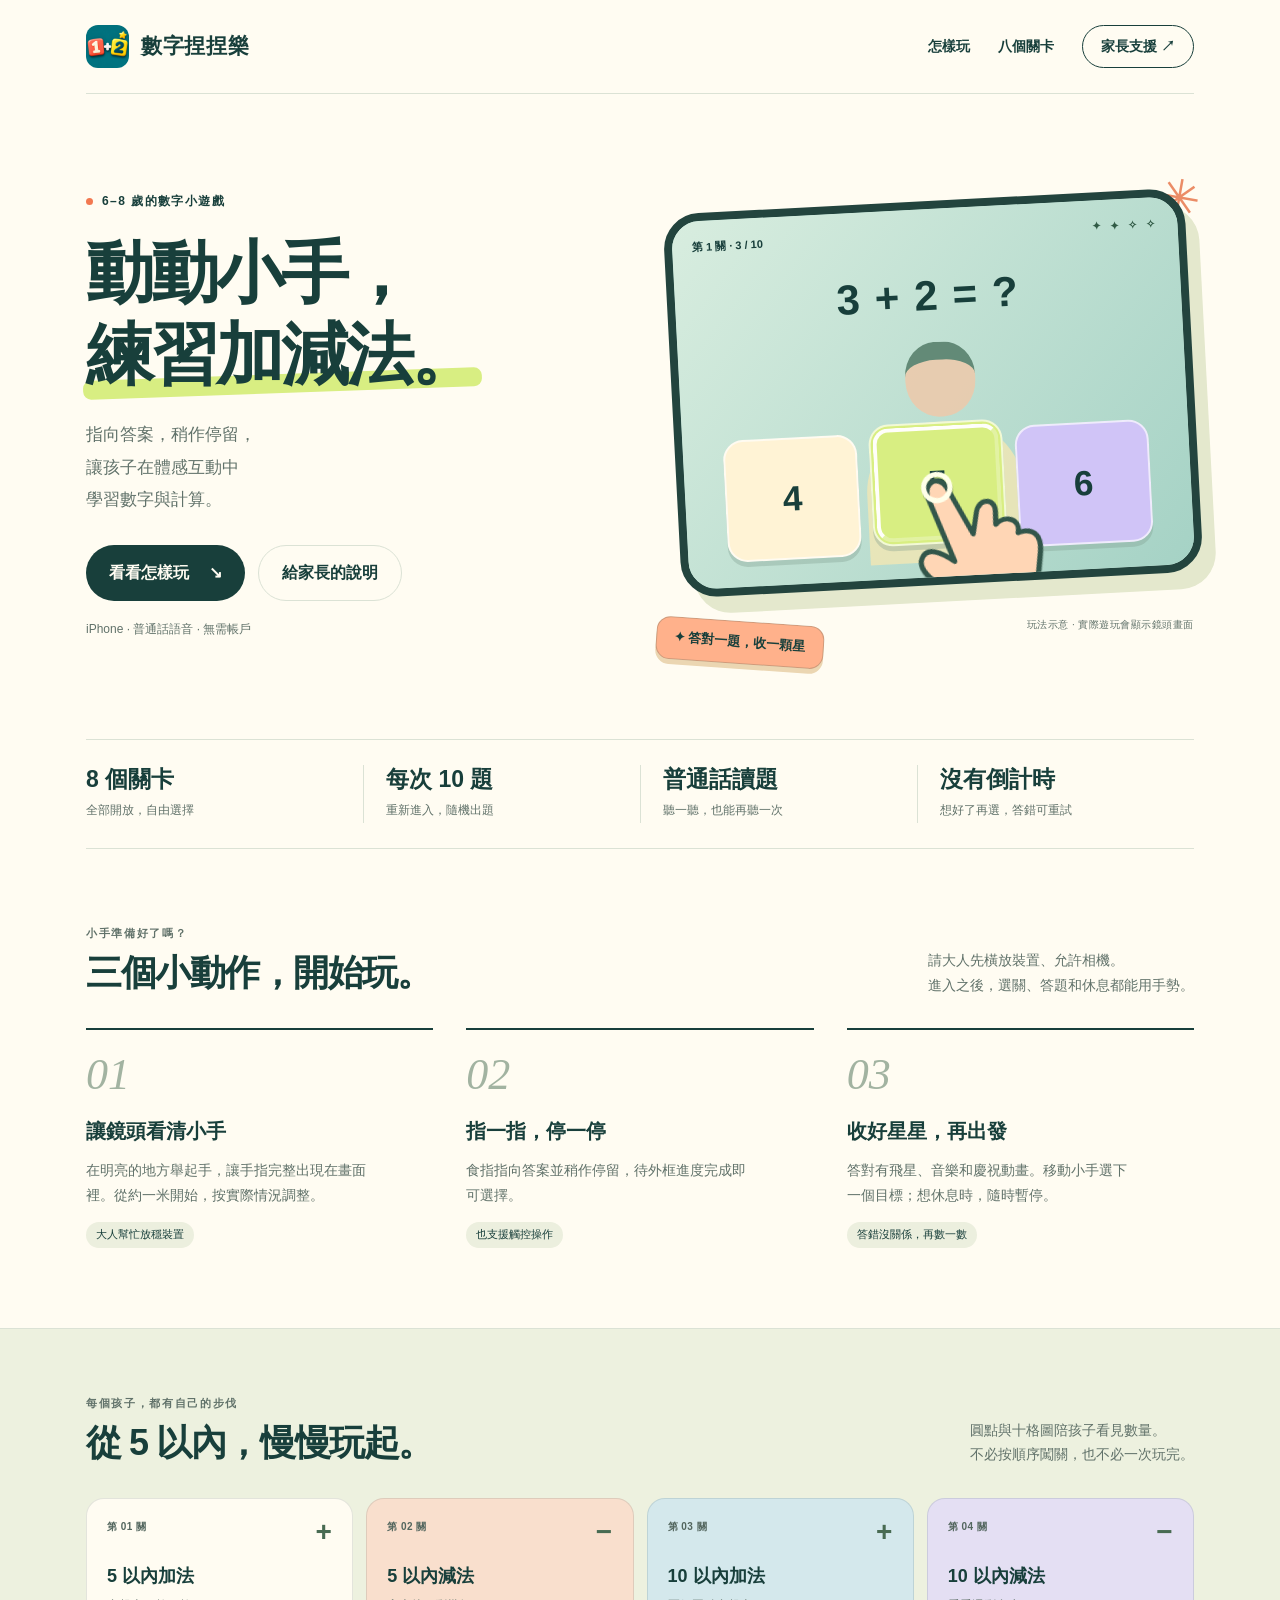
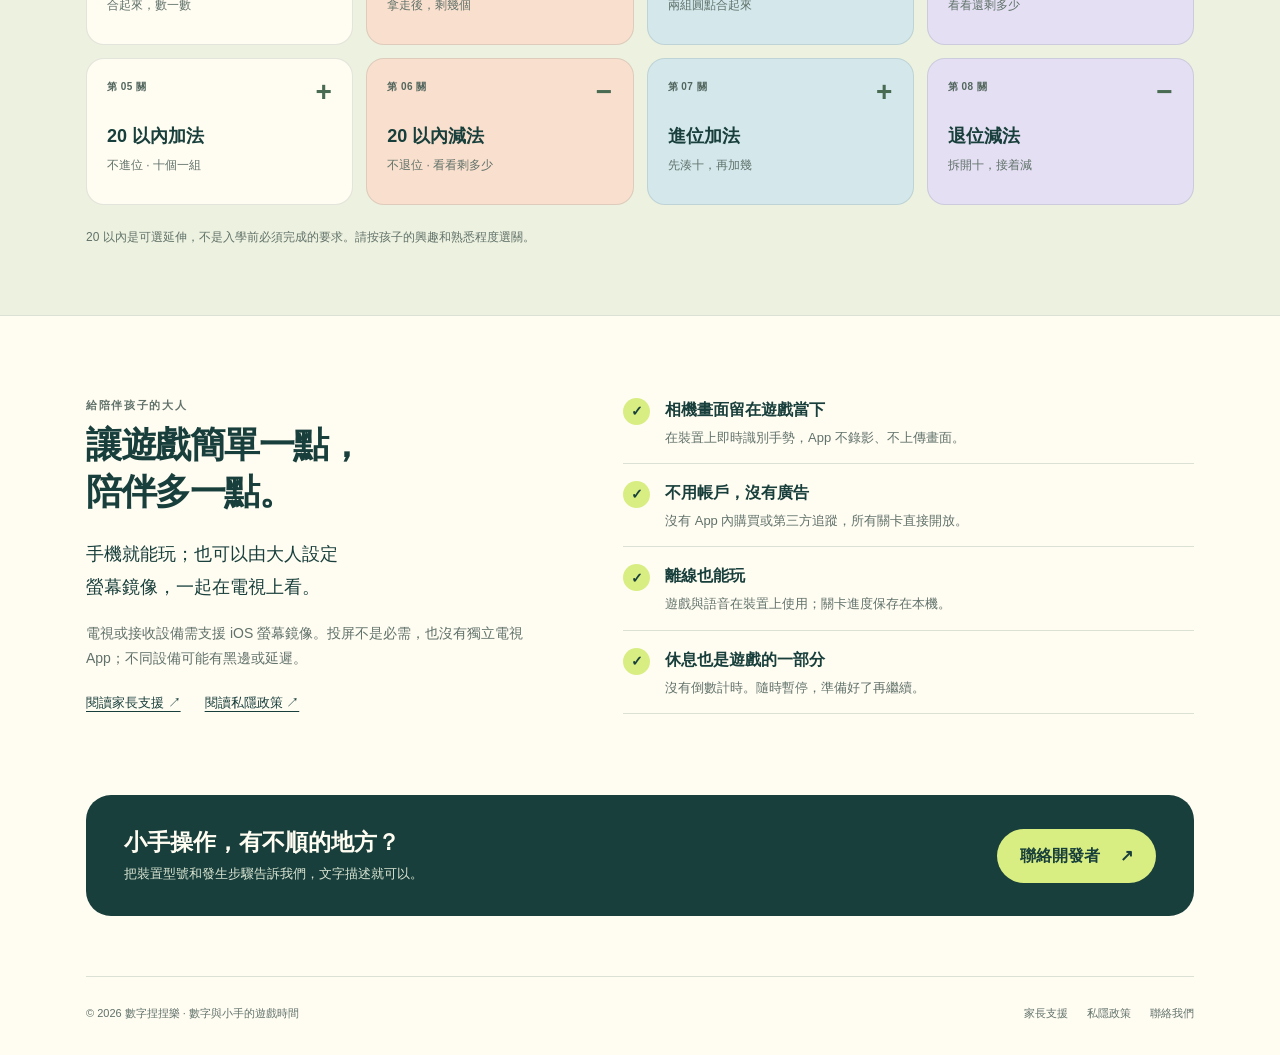
<file: index.html>
<!doctype html>
<html lang="zh-Hant-HK"><head><meta charset="utf-8"><meta name="viewport" content="width=device-width,initial-scale=1"><meta name="theme-color" content="#183f3b"><title>數字捏捏樂｜動動小手，和數字玩一會兒</title><meta name="description" content="為6–8歲兒童設計的體感數學學習工具。食指指向並停留選答案，八個關卡自由選擇，普通話讀題，無廣告，可離線使用。"><meta property="og:title" content="數字捏捏樂｜動動小手，和數字玩一會兒"><meta property="og:description" content="把自己放進數字遊戲。5、10、20以內加減法，普通話讀題，沒有倒數計時。"><meta property="og:type" content="website"><link rel="icon" href="assets/icon.png" type="image/png"><link rel="stylesheet" href="style.css"></head>
<body><div class="wrap"><header class="site-header"><a class="brand" href="index.html"><img src="assets/icon.png" alt="">數字捏捏樂</a><nav class="site-nav" aria-label="主要導覽"><a class="desktop-link" href="#play">怎樣玩</a><a class="desktop-link" href="#levels">八個關卡</a><a class="nav-pill" href="support.html">家長支援 ↗</a></nav></header>
<main><section class="hero"><div><div class="eyebrow">6–8 歲的數字小遊戲</div><h1>動動小手，<br><span>練習加減法。</span></h1><p class="intro">指向答案，稍作停留，<br>讓孩子在體感互動中<br>學習數字與計算。</p><div class="actions"><a class="button" href="#play">看看怎樣玩 <span aria-hidden="true">↘</span></a><a class="button secondary" href="support.html">給家長的說明</a></div><p class="fine">iPhone · 普通話語音 · 無需帳戶</p></div>
<div class="hero-art"><span class="spark" aria-hidden="true">✳</span><div class="phone" role="img" aria-label="玩法示意：三加二，手指指向答案五。實際遊玩會顯示真人鏡頭畫面。"><div class="phone-top"><span>第 1 關 · 3 / 10</span><span class="mini-stars">✦ ✦ ✧ ✧</span></div><div class="mini-equation">3 + 2 = ?</div><div class="person" aria-hidden="true"><div class="person-head"></div><div class="person-shirt"></div></div><div class="answers"><div class="answer">4</div><div class="answer" style="position:relative">5<span class="selection"></span></div><div class="answer">6</div></div><svg class="finger" viewBox="0 0 150 190" aria-hidden="true"><path d="M72 174c-8-26-28-41-40-56-8-10-12-21-5-27 7-7 17-1 29 13L48 38c-2-18 17-22 21-4l12 49 9-20c6-13 22-8 18 5l-3 12c12-7 25 2 19 14 15-1 22 8 16 24l-17 44-1 15" fill="#ffd6b5" stroke="#32564a" stroke-width="5" stroke-linecap="round" stroke-linejoin="round"/><circle cx="59" cy="29" r="13" fill="none" stroke="#ffffe9" stroke-width="5"/></svg></div><div class="float-label">✦ 答對一題，收一顆星</div><p class="art-caption">玩法示意 · 實際遊玩會顯示鏡頭畫面</p></div></section>
<div class="facts" aria-label="遊戲概要"><div class="fact"><strong>8 個關卡</strong><span>全部開放，自由選擇</span></div><div class="fact"><strong>每次 10 題</strong><span>重新進入，隨機出題</span></div><div class="fact"><strong>普通話讀題</strong><span>聽一聽，也能再聽一次</span></div><div class="fact"><strong>沒有倒計時</strong><span>想好了再選，答錯可重試</span></div></div>
<section class="how" id="play"><div class="section-heading"><div><div class="kicker">小手準備好了嗎？</div><h2>三個小動作，開始玩。</h2></div><p>請大人先橫放裝置、允許相機。<br>進入之後，選關、答題和休息都能用手勢。</p></div><div class="steps"><article class="step"><span class="step-number">01</span><h3>讓鏡頭看清小手</h3><p>在明亮的地方舉起手，讓手指完整出現在畫面裡。從約一米開始，按實際情況調整。</p><small>大人幫忙放穩裝置</small></article><article class="step"><span class="step-number">02</span><h3>指一指，停一停</h3><p>食指指向答案並稍作停留，待外框進度完成即可選擇。</p><small>也支援觸控操作</small></article><article class="step"><span class="step-number">03</span><h3>收好星星，再出發</h3><p>答對有飛星、音樂和慶祝動畫。移動小手選下一個目標；想休息時，隨時暫停。</p><small>答錯沒關係，再數一數</small></article></div></section></main></div>
<section class="levels-section" id="levels"><div class="wrap"><div class="section-heading"><div><div class="kicker">每個孩子，都有自己的步伐</div><h2>從 5 以內，慢慢玩起。</h2></div><p>圓點與十格圖陪孩子看見數量。<br>不必按順序闖關，也不必一次玩完。</p></div><div class="level-list"><article class="level"><div class="level-top"><span>第 01 關</span><span class="operator">+</span></div><h3>5 以內加法</h3><p>合起來，數一數</p></article><article class="level"><div class="level-top"><span>第 02 關</span><span class="operator">−</span></div><h3>5 以內減法</h3><p>拿走後，剩幾個</p></article><article class="level"><div class="level-top"><span>第 03 關</span><span class="operator">+</span></div><h3>10 以內加法</h3><p>兩組圓點合起來</p></article><article class="level"><div class="level-top"><span>第 04 關</span><span class="operator">−</span></div><h3>10 以內減法</h3><p>看看還剩多少</p></article><article class="level"><div class="level-top"><span>第 05 關</span><span class="operator">+</span></div><h3>20 以內加法</h3><p>不進位 · 十個一組</p></article><article class="level"><div class="level-top"><span>第 06 關</span><span class="operator">−</span></div><h3>20 以內減法</h3><p>不退位 · 看看剩多少</p></article><article class="level"><div class="level-top"><span>第 07 關</span><span class="operator">+</span></div><h3>進位加法</h3><p>先湊十，再加幾</p></article><article class="level"><div class="level-top"><span>第 08 關</span><span class="operator">−</span></div><h3>退位減法</h3><p>拆開十，接着減</p></article></div><p class="level-note">20 以內是可選延伸，不是入學前必須完成的要求。請按孩子的興趣和熟悉程度選關。</p></div></section>
<div class="wrap"><section class="family"><div><div class="kicker">給陪伴孩子的大人</div><h2>讓遊戲簡單一點，<br>陪伴多一點。</h2><p class="big-note">手機就能玩；也可以由大人設定<br>螢幕鏡像，一起在電視上看。</p><p>電視或接收設備需支援 iOS 螢幕鏡像。投屏不是必需，也沒有獨立電視 App；不同設備可能有黑邊或延遲。</p><div class="parent-links"><a href="support.html">閱讀家長支援 ↗</a><a href="privacy.html">閱讀私隱政策 ↗</a></div></div><ul class="privacy-list"><li><span class="tick">✓</span><div><strong>相機畫面留在遊戲當下</strong><small>在裝置上即時識別手勢，App 不錄影、不上傳畫面。</small></div></li><li><span class="tick">✓</span><div><strong>不用帳戶，沒有廣告</strong><small>沒有 App 內購買或第三方追蹤，所有關卡直接開放。</small></div></li><li><span class="tick">✓</span><div><strong>離線也能玩</strong><small>遊戲與語音在裝置上使用；關卡進度保存在本機。</small></div></li><li><span class="tick">✓</span><div><strong>休息也是遊戲的一部分</strong><small>沒有倒數計時。隨時暫停，準備好了再繼續。</small></div></li></ul></section><section class="closing"><div><h2>小手操作，有不順的地方？</h2><p>把裝置型號和發生步驟告訴我們，文字描述就可以。</p></div><a class="button" href="support.html#contact">聯絡開發者 <span aria-hidden="true">↗</span></a></section><footer class="site-footer"><span>© 2026 數字捏捏樂 · 數字與小手的遊戲時間</span><nav aria-label="頁尾導覽"><a href="support.html">家長支援</a><a href="privacy.html">私隱政策</a><a href="mailto:yongboxia@icloud.com">聯絡我們</a></nav></footer></div></body></html>
</file>
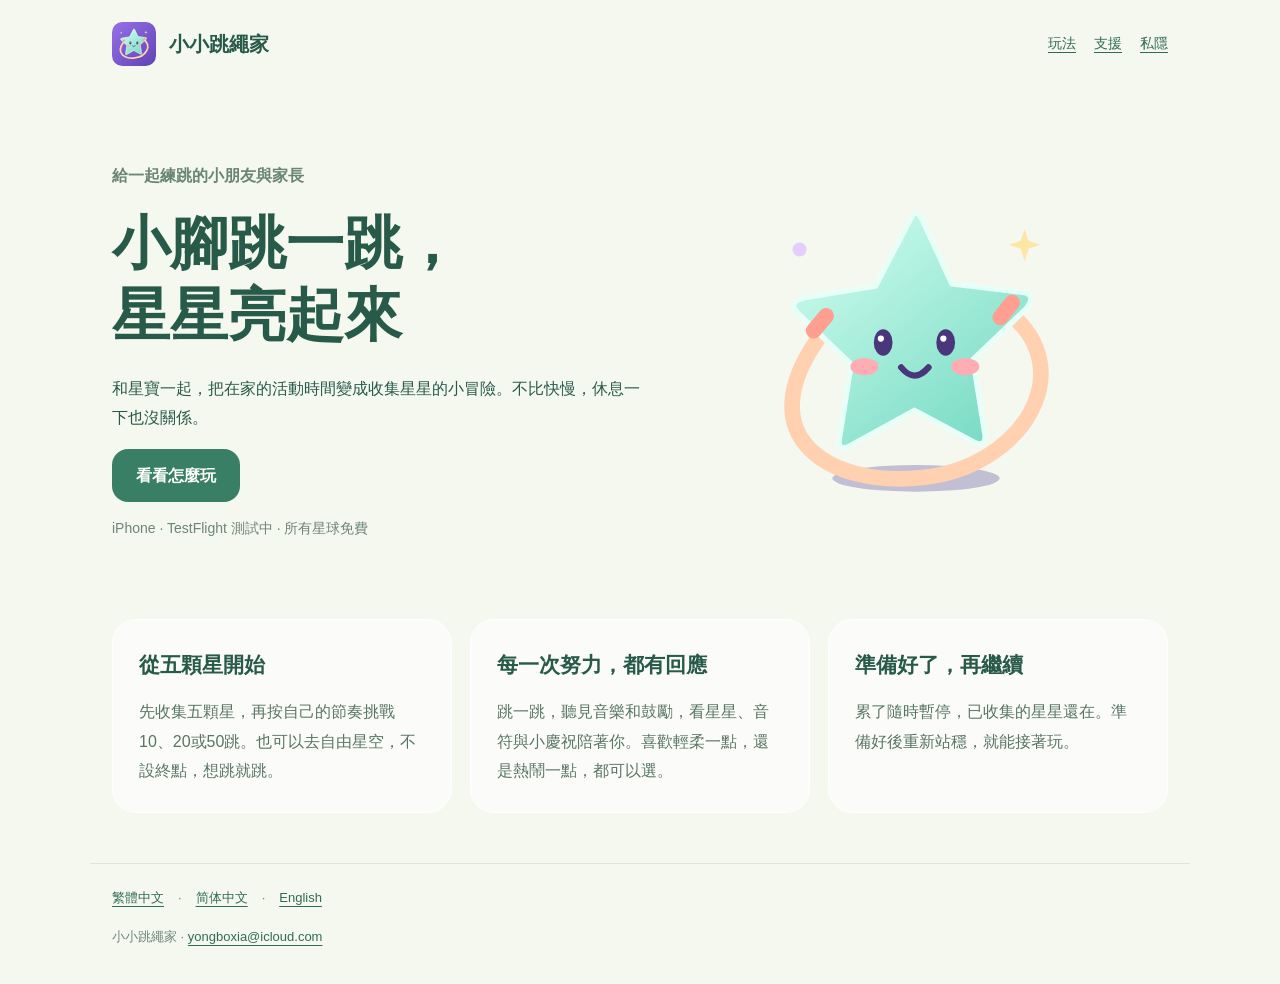
<file: little-rope/index.html>
<!doctype html><html lang="zh-Hant"><head><meta charset="utf-8"><meta name="viewport" content="width=device-width,initial-scale=1"><title>小小跳繩家 · 小小跳繩家</title><meta name="description" content="和星寶一起，把在家的活動時間變成收集星星的小冒險。不比快慢，休息一下也沒關係。"><link rel="stylesheet" href="style.css"></head><body><header><img src="assets/logo.svg" alt=""><strong>小小跳繩家</strong><nav><a href="index.html">玩法</a><a href="support.html">支援</a><a href="privacy.html">私隱</a></nav></header><main><section class="hero"><div><p class="eyebrow">給一起練跳的小朋友與家長</p><h1>小腳跳一跳，<br>星星亮起來</h1><p>和星寶一起，把在家的活動時間變成收集星星的小冒險。不比快慢，休息一下也沒關係。</p><a class="cta" href="#play">看看怎麼玩</a><p class="note">iPhone · TestFlight 測試中 · 所有星球免費</p></div><img src="assets/starfriend.svg" alt="Minty"></section><section class="grid" id="play"><section class="card"><h2>從五顆星開始</h2><p>先收集五顆星，再按自己的節奏挑戰10、20或50跳。也可以去自由星空，不設終點，想跳就跳。</p></section><section class="card"><h2>每一次努力，都有回應</h2><p>跳一跳，聽見音樂和鼓勵，看星星、音符與小慶祝陪著你。喜歡輕柔一點，還是熱鬧一點，都可以選。</p></section><section class="card"><h2>準備好了，再繼續</h2><p>累了隨時暫停，已收集的星星還在。準備好後重新站穩，就能接著玩。</p></section></section></main><footer><div class="languages"><a href="index.html" lang="zh-Hant">繁體中文</a> · <a href="zh-Hans/index.html" lang="zh-Hans">简体中文</a> · <a href="en/index.html" lang="en">English</a></div><p>小小跳繩家 · <a href="mailto:yongboxia@icloud.com">yongboxia@icloud.com</a></p></footer></body></html>
</file>
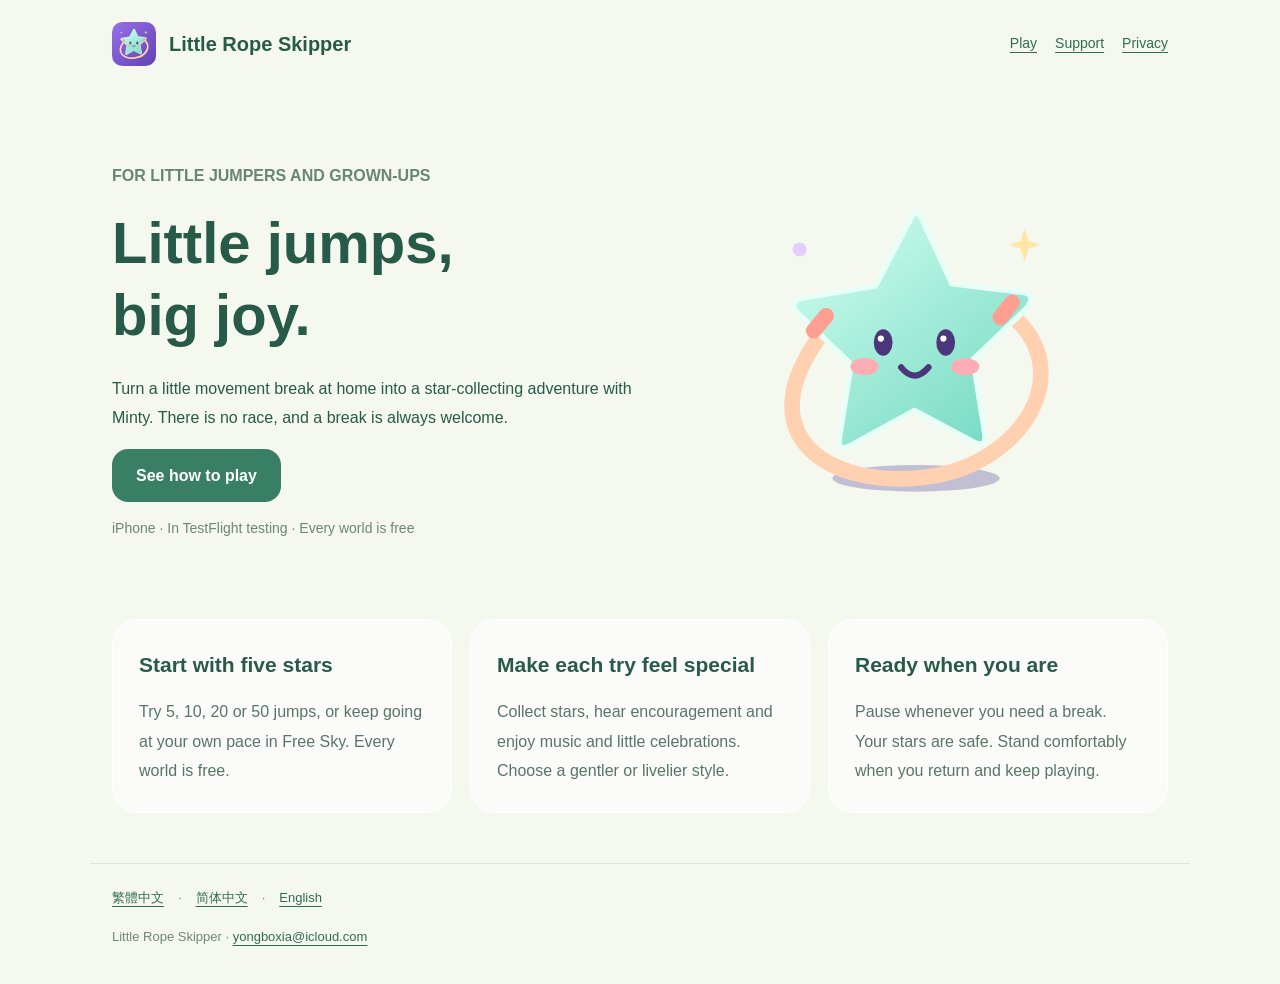
<file: little-rope/en/index.html>
<!doctype html><html lang="en"><head><meta charset="utf-8"><meta name="viewport" content="width=device-width,initial-scale=1"><title>Little Rope Skipper · Little Rope Skipper</title><meta name="description" content="Turn a little movement break at home into a star-collecting adventure with Minty. There is no race, and a break is always welcome."><link rel="stylesheet" href="../style.css"></head><body><header><img src="../assets/logo.svg" alt=""><strong>Little Rope Skipper</strong><nav><a href="index.html">Play</a><a href="support.html">Support</a><a href="privacy.html">Privacy</a></nav></header><main><section class="hero"><div><p class="eyebrow">FOR LITTLE JUMPERS AND GROWN-UPS</p><h1>Little jumps,<br>big joy.</h1><p>Turn a little movement break at home into a star-collecting adventure with Minty. There is no race, and a break is always welcome.</p><a class="cta" href="#play">See how to play</a><p class="note">iPhone · In TestFlight testing · Every world is free</p></div><img src="../assets/starfriend.svg" alt="Minty"></section><section class="grid" id="play"><section class="card"><h2>Start with five stars</h2><p>Try 5, 10, 20 or 50 jumps, or keep going at your own pace in Free Sky. Every world is free.</p></section><section class="card"><h2>Make each try feel special</h2><p>Collect stars, hear encouragement and enjoy music and little celebrations. Choose a gentler or livelier style.</p></section><section class="card"><h2>Ready when you are</h2><p>Pause whenever you need a break. Your stars are safe. Stand comfortably when you return and keep playing.</p></section></section></main><footer><div class="languages"><a href="../index.html" lang="zh-Hant">繁體中文</a> · <a href="../zh-Hans/index.html" lang="zh-Hans">简体中文</a> · <a href="../en/index.html" lang="en">English</a></div><p>Little Rope Skipper · <a href="mailto:yongboxia@icloud.com">yongboxia@icloud.com</a></p></footer></body></html>
</file>
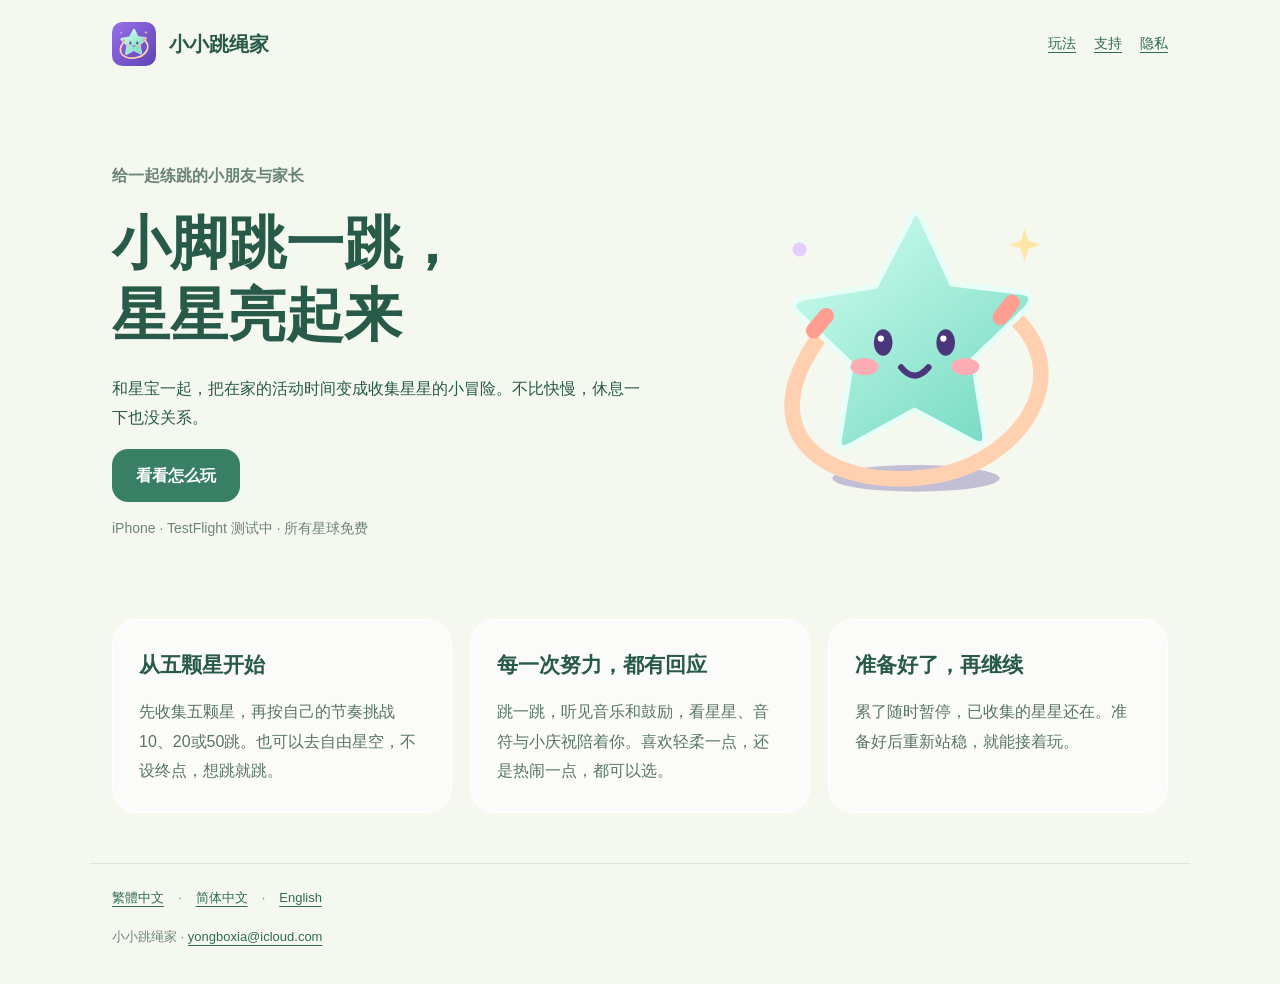
<file: little-rope/zh-Hans/index.html>
<!doctype html><html lang="zh-Hans"><head><meta charset="utf-8"><meta name="viewport" content="width=device-width,initial-scale=1"><title>小小跳绳家 · 小小跳绳家</title><meta name="description" content="和星宝一起，把在家的活动时间变成收集星星的小冒险。不比快慢，休息一下也没关系。"><link rel="stylesheet" href="../style.css"></head><body><header><img src="../assets/logo.svg" alt=""><strong>小小跳绳家</strong><nav><a href="index.html">玩法</a><a href="support.html">支持</a><a href="privacy.html">隐私</a></nav></header><main><section class="hero"><div><p class="eyebrow">给一起练跳的小朋友与家长</p><h1>小脚跳一跳，<br>星星亮起来</h1><p>和星宝一起，把在家的活动时间变成收集星星的小冒险。不比快慢，休息一下也没关系。</p><a class="cta" href="#play">看看怎么玩</a><p class="note">iPhone · TestFlight 测试中 · 所有星球免费</p></div><img src="../assets/starfriend.svg" alt="Minty"></section><section class="grid" id="play"><section class="card"><h2>从五颗星开始</h2><p>先收集五颗星，再按自己的节奏挑战10、20或50跳。也可以去自由星空，不设终点，想跳就跳。</p></section><section class="card"><h2>每一次努力，都有回应</h2><p>跳一跳，听见音乐和鼓励，看星星、音符与小庆祝陪着你。喜欢轻柔一点，还是热闹一点，都可以选。</p></section><section class="card"><h2>准备好了，再继续</h2><p>累了随时暂停，已收集的星星还在。准备好后重新站稳，就能接着玩。</p></section></section></main><footer><div class="languages"><a href="../index.html" lang="zh-Hant">繁體中文</a> · <a href="../zh-Hans/index.html" lang="zh-Hans">简体中文</a> · <a href="../en/index.html" lang="en">English</a></div><p>小小跳绳家 · <a href="mailto:yongboxia@icloud.com">yongboxia@icloud.com</a></p></footer></body></html>
</file>
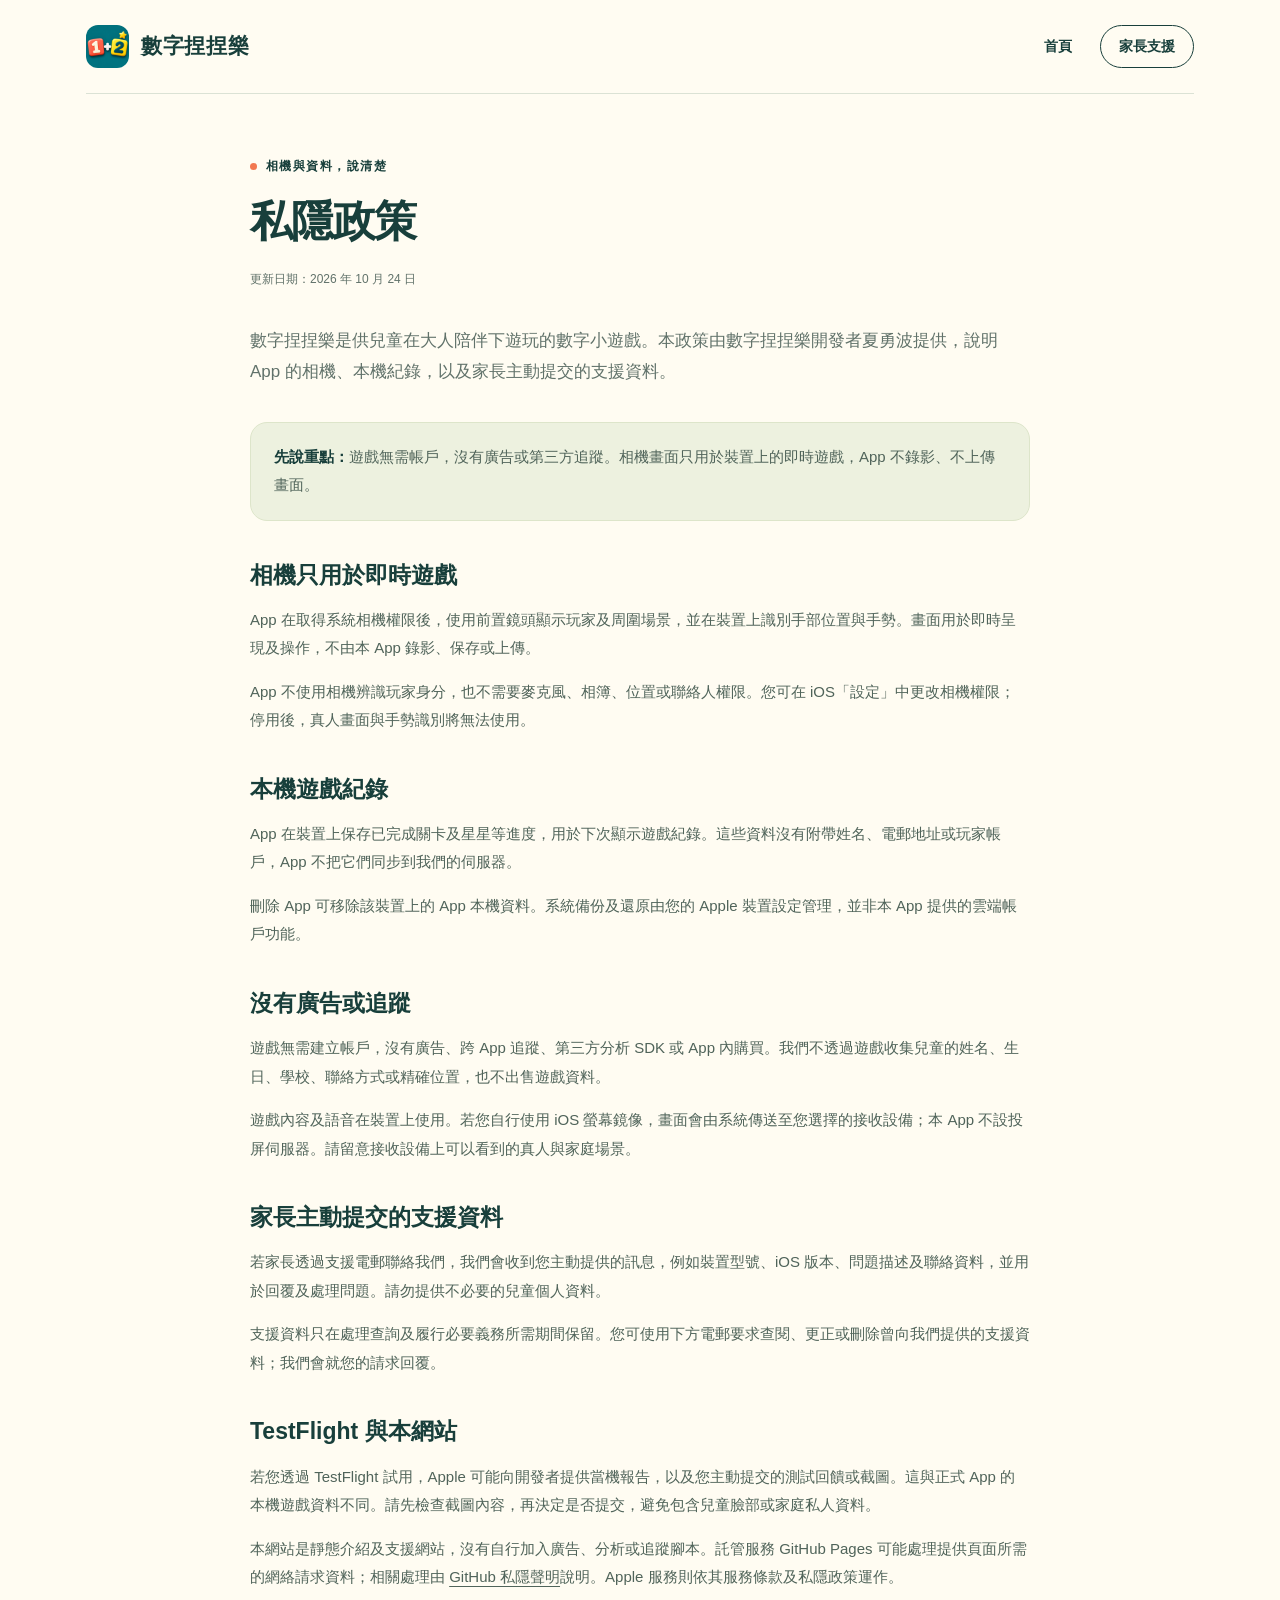
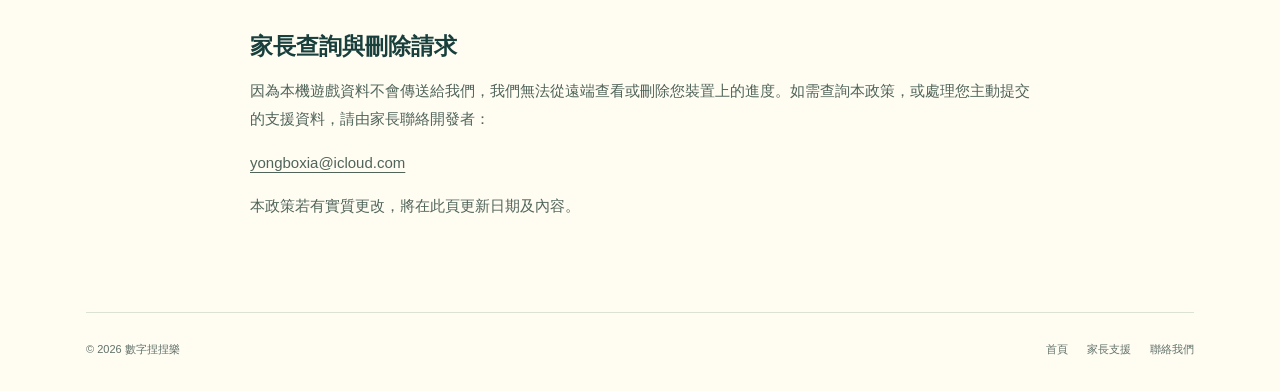
<file: privacy.html>
<!doctype html><html lang="zh-Hant-HK"><head><meta charset="utf-8"><meta name="viewport" content="width=device-width,initial-scale=1"><meta name="theme-color" content="#183f3b"><title>私隱政策｜數字捏捏樂</title><meta name="description" content="數字捏捏樂的相機與遊戲資料說明：畫面本機即時處理，不錄影、不上傳，無帳戶、廣告或追蹤。"><link rel="icon" href="assets/icon.png" type="image/png"><link rel="stylesheet" href="style.css"><script>if(new URLSearchParams(location.search).get("view")==="app")document.documentElement.classList.add("app-content");</script><style>.app-content .site-header,.app-content .site-footer,.app-content .doc>.eyebrow,.app-content .doc>h1{display:none}.app-content .doc{padding:24px 0}.app-content .wrap{max-width:860px}</style></head><body><div class="wrap"><header class="site-header"><a class="brand" href="index.html"><img src="assets/icon.png" alt="">數字捏捏樂</a><nav class="site-nav" aria-label="主要導覽"><a href="index.html">首頁</a><a class="nav-pill" href="support.html">家長支援</a></nav></header><main class="doc"><div class="eyebrow">相機與資料，說清楚</div><h1>私隱政策</h1><p class="stamp">更新日期：2026 年 10 月 24 日</p><p class="lede">數字捏捏樂是供兒童在大人陪伴下遊玩的數字小遊戲。本政策由數字捏捏樂開發者夏勇波提供，說明 App 的相機、本機紀錄，以及家長主動提交的支援資料。</p><div class="note"><p><strong>先說重點：</strong>遊戲無需帳戶，沒有廣告或第三方追蹤。相機畫面只用於裝置上的即時遊戲，App 不錄影、不上傳畫面。</p></div><h2>相機只用於即時遊戲</h2><p>App 在取得系統相機權限後，使用前置鏡頭顯示玩家及周圍場景，並在裝置上識別手部位置與手勢。畫面用於即時呈現及操作，不由本 App 錄影、保存或上傳。</p><p>App 不使用相機辨識玩家身分，也不需要麥克風、相簿、位置或聯絡人權限。您可在 iOS「設定」中更改相機權限；停用後，真人畫面與手勢識別將無法使用。</p><h2>本機遊戲紀錄</h2><p>App 在裝置上保存已完成關卡及星星等進度，用於下次顯示遊戲紀錄。這些資料沒有附帶姓名、電郵地址或玩家帳戶，App 不把它們同步到我們的伺服器。</p><p>刪除 App 可移除該裝置上的 App 本機資料。系統備份及還原由您的 Apple 裝置設定管理，並非本 App 提供的雲端帳戶功能。</p><h2>沒有廣告或追蹤</h2><p>遊戲無需建立帳戶，沒有廣告、跨 App 追蹤、第三方分析 SDK 或 App 內購買。我們不透過遊戲收集兒童的姓名、生日、學校、聯絡方式或精確位置，也不出售遊戲資料。</p><p>遊戲內容及語音在裝置上使用。若您自行使用 iOS 螢幕鏡像，畫面會由系統傳送至您選擇的接收設備；本 App 不設投屏伺服器。請留意接收設備上可以看到的真人與家庭場景。</p><h2>家長主動提交的支援資料</h2><p>若家長透過支援電郵聯絡我們，我們會收到您主動提供的訊息，例如裝置型號、iOS 版本、問題描述及聯絡資料，並用於回覆及處理問題。請勿提供不必要的兒童個人資料。</p><p>支援資料只在處理查詢及履行必要義務所需期間保留。您可使用下方電郵要求查閱、更正或刪除曾向我們提供的支援資料；我們會就您的請求回覆。</p><h2>TestFlight 與本網站</h2><p>若您透過 TestFlight 試用，Apple 可能向開發者提供當機報告，以及您主動提交的測試回饋或截圖。這與正式 App 的本機遊戲資料不同。請先檢查截圖內容，再決定是否提交，避免包含兒童臉部或家庭私人資料。</p><p>本網站是靜態介紹及支援網站，沒有自行加入廣告、分析或追蹤腳本。託管服務 GitHub Pages 可能處理提供頁面所需的網絡請求資料；相關處理由 <a href="https://docs.github.com/en/site-policy/privacy-policies/github-general-privacy-statement" rel="noopener noreferrer">GitHub 私隱聲明</a>說明。Apple 服務則依其服務條款及私隱政策運作。</p><h2>家長查詢與刪除請求</h2><p>因為本機遊戲資料不會傳送給我們，我們無法從遠端查看或刪除您裝置上的進度。如需查詢本政策，或處理您主動提交的支援資料，請由家長聯絡開發者：</p><p><a href="mailto:yongboxia@icloud.com">yongboxia@icloud.com</a></p><p>本政策若有實質更改，將在此頁更新日期及內容。</p></main><footer class="site-footer"><span>© 2026 數字捏捏樂</span><nav aria-label="頁尾導覽"><a href="index.html">首頁</a><a href="support.html">家長支援</a><a href="mailto:yongboxia@icloud.com">聯絡我們</a></nav></footer></div></body></html>
</file>
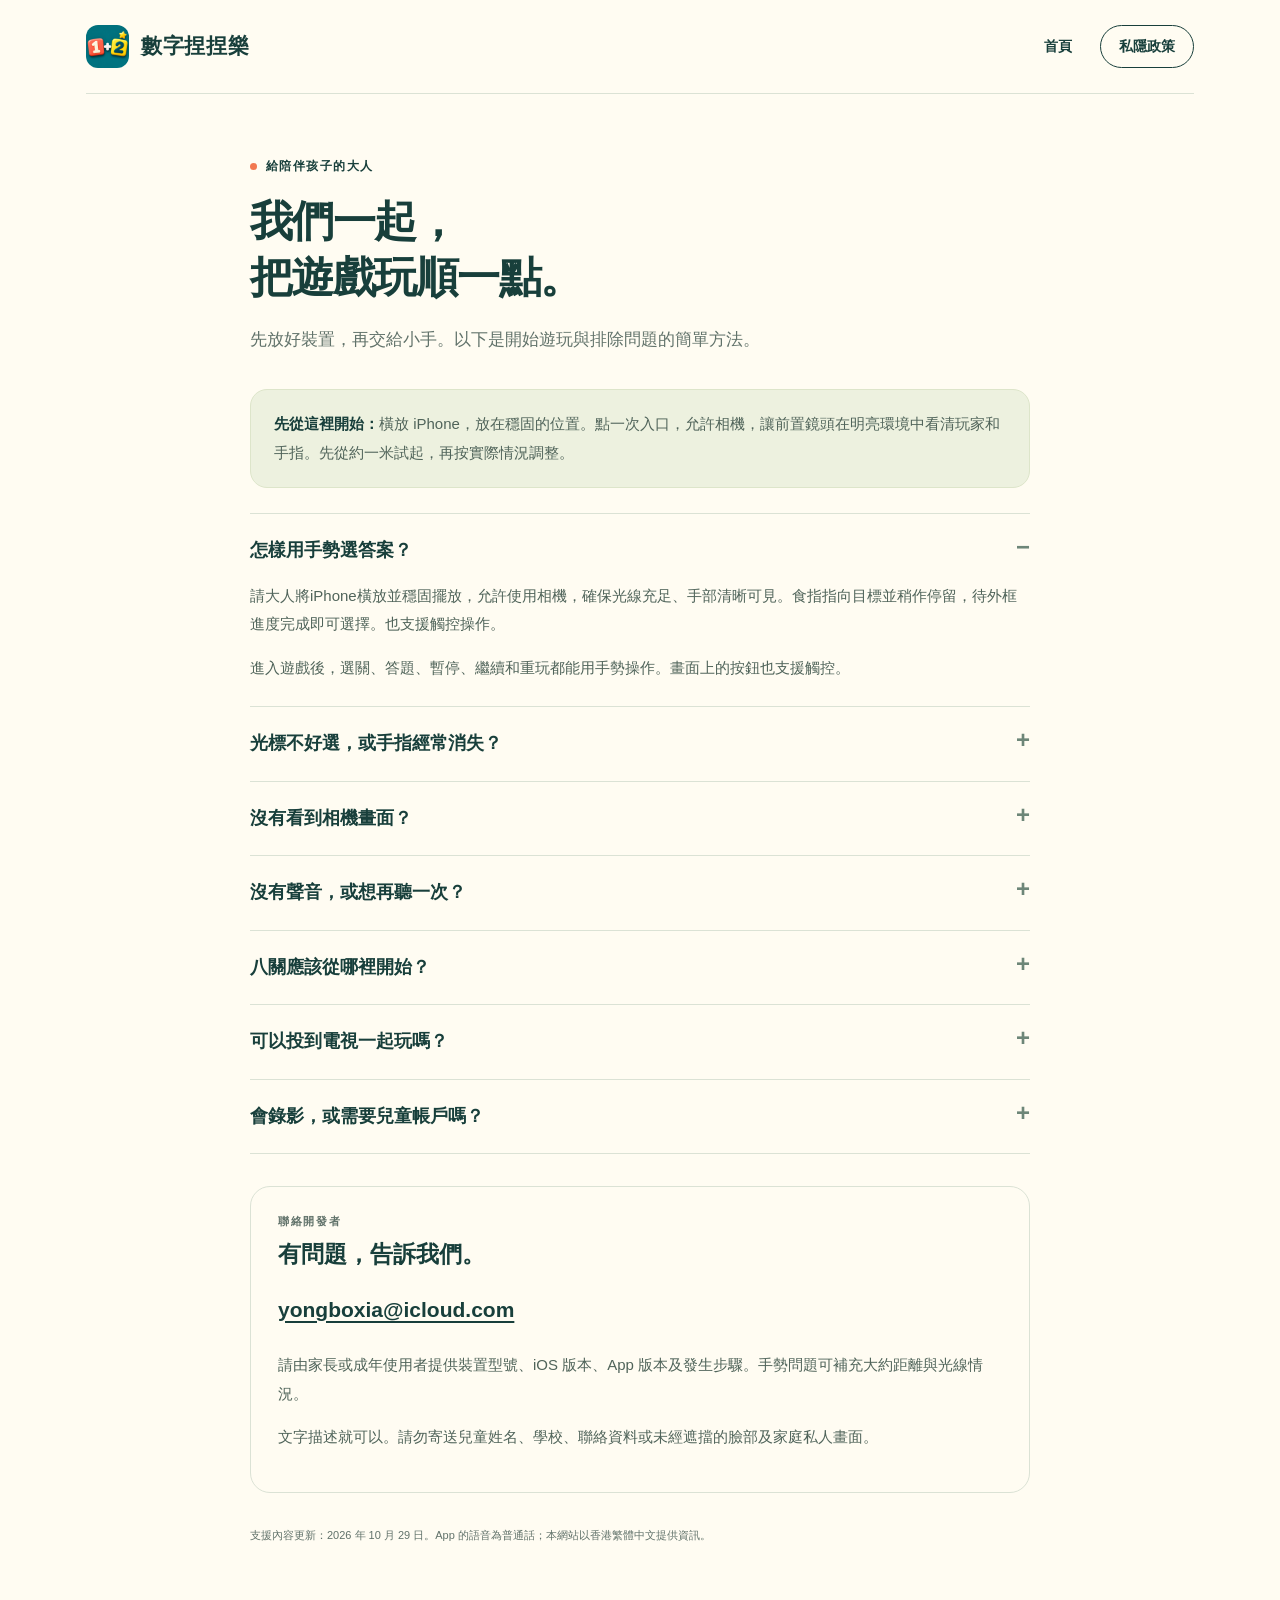
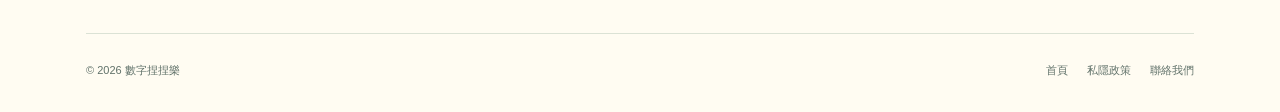
<file: support.html>
<!doctype html><html lang="zh-Hant-HK"><head><meta charset="utf-8"><meta name="viewport" content="width=device-width,initial-scale=1"><meta name="theme-color" content="#183f3b"><title>家長支援｜數字捏捏樂</title><meta name="description" content="數字捏捏樂的家長支援：相機設定、手勢選擇、普通話讀題、難度與電視投屏。"><link rel="icon" href="assets/icon.png" type="image/png"><link rel="stylesheet" href="style.css"></head><body><div class="wrap"><header class="site-header"><a class="brand" href="index.html"><img src="assets/icon.png" alt="">數字捏捏樂</a><nav class="site-nav" aria-label="主要導覽"><a href="index.html">首頁</a><a class="nav-pill" href="privacy.html">私隱政策</a></nav></header><main class="doc"><div class="eyebrow">給陪伴孩子的大人</div><h1>我們一起，<br>把遊戲玩順一點。</h1><p class="lede">先放好裝置，再交給小手。以下是開始遊玩與排除問題的簡單方法。</p><div class="note"><p><strong>先從這裡開始：</strong>橫放 iPhone，放在穩固的位置。點一次入口，允許相機，讓前置鏡頭在明亮環境中看清玩家和手指。先從約一米試起，再按實際情況調整。</p></div><div class="faq"><details open><summary>怎樣用手勢選答案？</summary><p>請大人將iPhone橫放並穩固擺放，允許使用相機，確保光線充足、手部清晰可見。食指指向目標並稍作停留，待外框進度完成即可選擇。也支援觸控操作。</p><p>進入遊戲後，選關、答題、暫停、繼續和重玩都能用手勢操作。畫面上的按鈕也支援觸控。</p></details><details><summary>光標不好選，或手指經常消失？</summary><p>讓手指完整出現在畫面中，避免背光或手指互相遮擋。如果手在畫面中太小，稍微靠近鏡頭。手機需要放穩，前置鏡頭不要被支架擋住。</p><p>先直接看手機畫面測試。若手機正常、電視較慢，可能是鏡像連接的延遲。不同距離與光線會影響識別，約一米只是起點。</p></details><details><summary>沒有看到相機畫面？</summary><p>在 iOS「設定」中找到「數字捏捏樂」，允許相機權限，再回到遊戲。也可到「私隱與保安」的「相機」清單檢查權限。確認相機沒有被其他 App 或系統功能佔用。</p><p>請使用具備前置鏡頭的iPhone體驗手勢操作。</p></details><details><summary>沒有聲音，或想再聽一次？</summary><p>確認遊戲內的聲音開關已開啟，並調整裝置或投屏設備的播放音量。題目旁的重聽按鈕可以再次讀題。</p><p>讀題語音為普通話。讀題與遊戲音訊可在裝置上使用。</p></details><details><summary>八關應該從哪裡開始？</summary><p>建議先選 5 以內加法或減法，再按孩子熟悉程度嘗試 10 以內。圓點與十格圖可用來數一數。八關全部開放，每關隨機 10 題，不設倒數計時，答錯可以重試。</p><p>20 以內不進退位、進位及退位是可選延伸，不是入學前必須完成的要求。這是為 6–8 歲孩子設計的數字小遊戲，不承諾特定學習成績。</p></details><details><summary>可以投到電視一起玩嗎？</summary><p>可以由大人開啟 iOS 控制中心的「螢幕鏡像」，選擇相容的電視或接收設備，再回到遊戲。投屏需相應的系統及連接支援，可能有黑邊或延遲。</p><p>本 App 沒有獨立電視版本。直接在手機遊玩不需要電視，遊戲可以離線使用；投屏另需相應連接條件。</p></details><details><summary>會錄影，或需要兒童帳戶嗎？</summary><p>不需要建立帳戶。遊戲沒有廣告、App 內購買或第三方追蹤。相機畫面在裝置上即時處理，App 不錄影、不上傳，關卡進度保存在本機。</p><p>詳情見<a href="privacy.html">私隱政策</a>。如果您自行使用系統截圖、錄影、投屏或提交測試回饋，請留意真人及家庭場景的內容。</p></details></div><section class="contact-box" id="contact"><div class="kicker">聯絡開發者</div><h2 style="margin-top:5px">有問題，告訴我們。</h2><a class="email" href="mailto:yongboxia@icloud.com?subject=%E6%95%B8%E5%AD%97%E6%8D%8F%E6%8D%8F%E6%A8%82%E6%94%AF%E6%8F%B4">yongboxia@icloud.com</a><p>請由家長或成年使用者提供裝置型號、iOS 版本、App 版本及發生步驟。手勢問題可補充大約距離與光線情況。</p><p>文字描述就可以。請勿寄送兒童姓名、學校、聯絡資料或未經遮擋的臉部及家庭私人畫面。</p></section><p class="site-note">支援內容更新：2026 年 10 月 29 日。App 的語音為普通話；本網站以香港繁體中文提供資訊。</p></main><footer class="site-footer"><span>© 2026 數字捏捏樂</span><nav aria-label="頁尾導覽"><a href="index.html">首頁</a><a href="privacy.html">私隱政策</a><a href="mailto:yongboxia@icloud.com">聯絡我們</a></nav></footer></div></body></html>
</file>
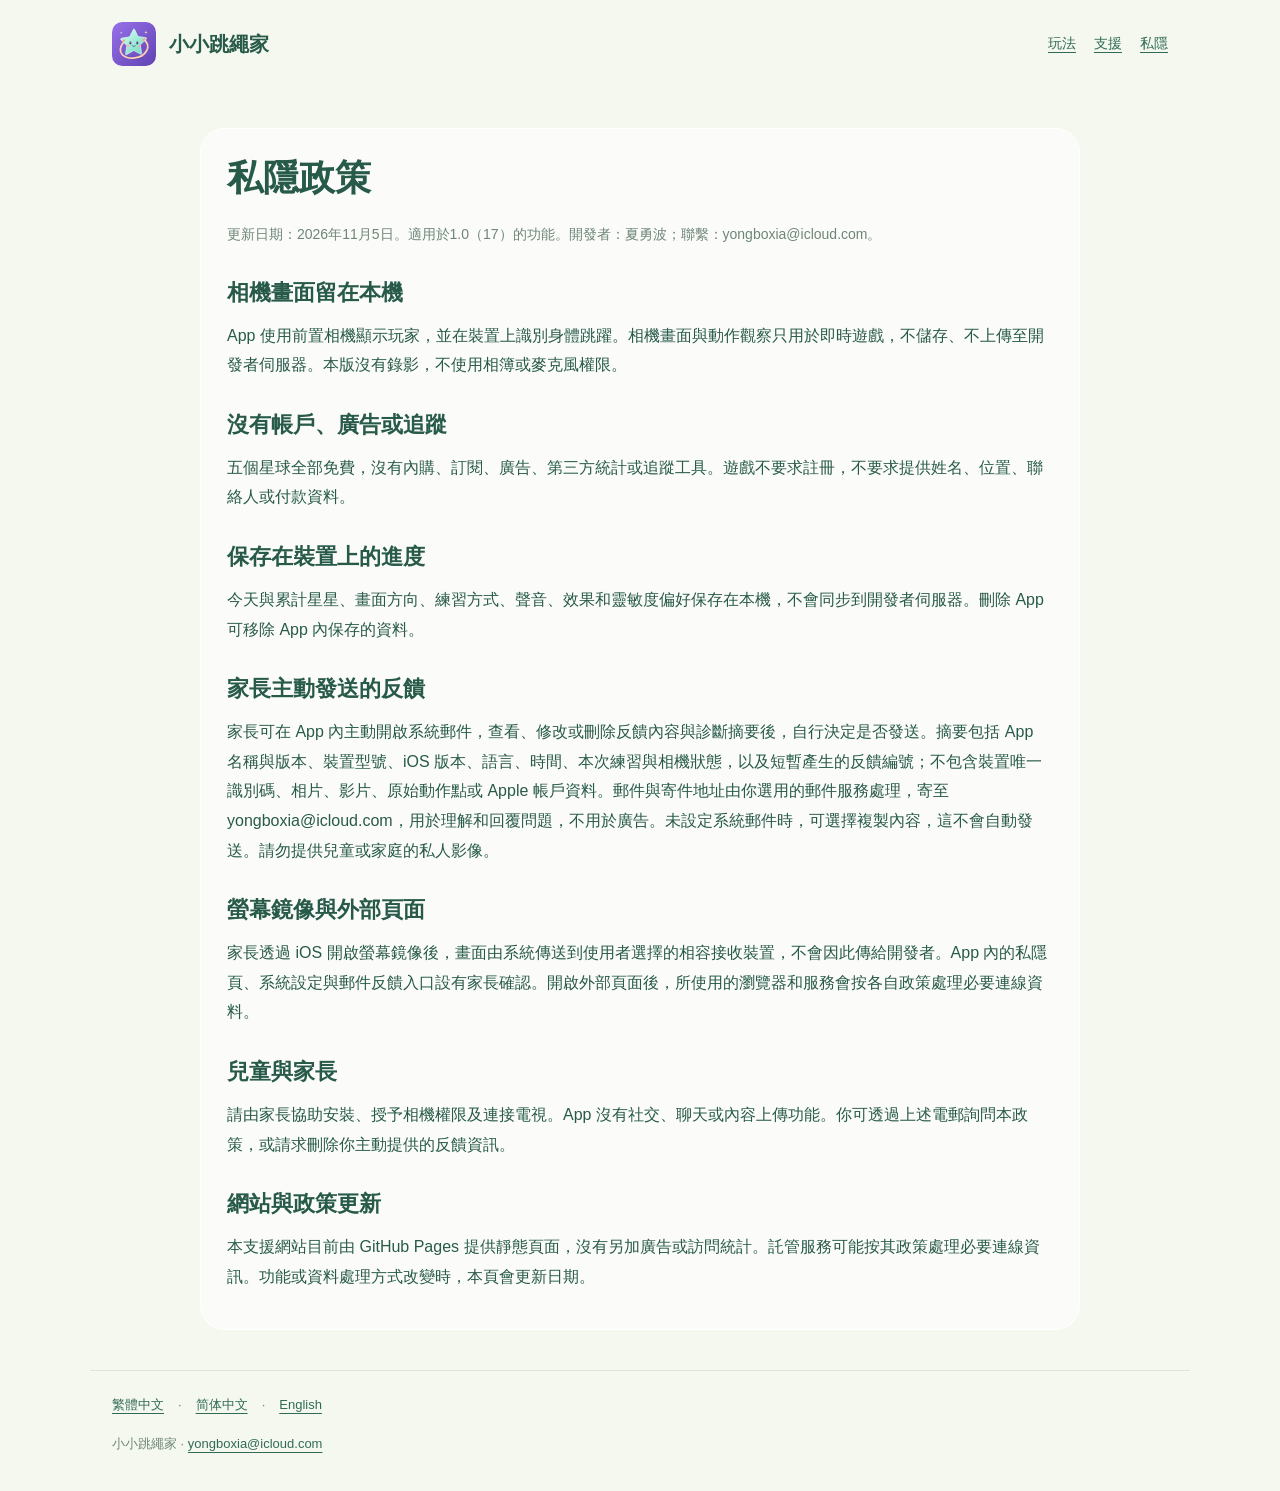
<file: little-rope/privacy.html>
<!doctype html><html lang="zh-Hant"><head><meta charset="utf-8"><meta name="viewport" content="width=device-width,initial-scale=1"><title>私隱政策 · 小小跳繩家</title><meta name="description" content="和星寶一起，把在家的活動時間變成收集星星的小冒險。不比快慢，休息一下也沒關係。"><link rel="stylesheet" href="style.css"></head><body><header><img src="assets/logo.svg" alt=""><strong>小小跳繩家</strong><nav><a href="index.html">玩法</a><a href="support.html">支援</a><a href="privacy.html">私隱</a></nav></header><main><article><h1>私隱政策</h1><p class="date">更新日期：2026年11月5日。適用於1.0（17）的功能。開發者：夏勇波；聯繫：yongboxia@icloud.com。</p><h2>相機畫面留在本機</h2><p>App 使用前置相機顯示玩家，並在裝置上識別身體跳躍。相機畫面與動作觀察只用於即時遊戲，不儲存、不上傳至開發者伺服器。本版沒有錄影，不使用相簿或麥克風權限。</p><h2>沒有帳戶、廣告或追蹤</h2><p>五個星球全部免費，沒有內購、訂閱、廣告、第三方統計或追蹤工具。遊戲不要求註冊，不要求提供姓名、位置、聯絡人或付款資料。</p><h2>保存在裝置上的進度</h2><p>今天與累計星星、畫面方向、練習方式、聲音、效果和靈敏度偏好保存在本機，不會同步到開發者伺服器。刪除 App 可移除 App 內保存的資料。</p><h2>家長主動發送的反饋</h2><p>家長可在 App 內主動開啟系統郵件，查看、修改或刪除反饋內容與診斷摘要後，自行決定是否發送。摘要包括 App 名稱與版本、裝置型號、iOS 版本、語言、時間、本次練習與相機狀態，以及短暫產生的反饋編號；不包含裝置唯一識別碼、相片、影片、原始動作點或 Apple 帳戶資料。郵件與寄件地址由你選用的郵件服務處理，寄至 yongboxia@icloud.com，用於理解和回覆問題，不用於廣告。未設定系統郵件時，可選擇複製內容，這不會自動發送。請勿提供兒童或家庭的私人影像。</p><h2>螢幕鏡像與外部頁面</h2><p>家長透過 iOS 開啟螢幕鏡像後，畫面由系統傳送到使用者選擇的相容接收裝置，不會因此傳給開發者。App 內的私隱頁、系統設定與郵件反饋入口設有家長確認。開啟外部頁面後，所使用的瀏覽器和服務會按各自政策處理必要連線資料。</p><h2>兒童與家長</h2><p>請由家長協助安裝、授予相機權限及連接電視。App 沒有社交、聊天或內容上傳功能。你可透過上述電郵詢問本政策，或請求刪除你主動提供的反饋資訊。</p><h2>網站與政策更新</h2><p>本支援網站目前由 GitHub Pages 提供靜態頁面，沒有另加廣告或訪問統計。託管服務可能按其政策處理必要連線資訊。功能或資料處理方式改變時，本頁會更新日期。</p></article></main><footer><div class="languages"><a href="privacy.html" lang="zh-Hant">繁體中文</a> · <a href="zh-Hans/privacy.html" lang="zh-Hans">简体中文</a> · <a href="en/privacy.html" lang="en">English</a></div><p>小小跳繩家 · <a href="mailto:yongboxia@icloud.com">yongboxia@icloud.com</a></p></footer></body></html>
</file>
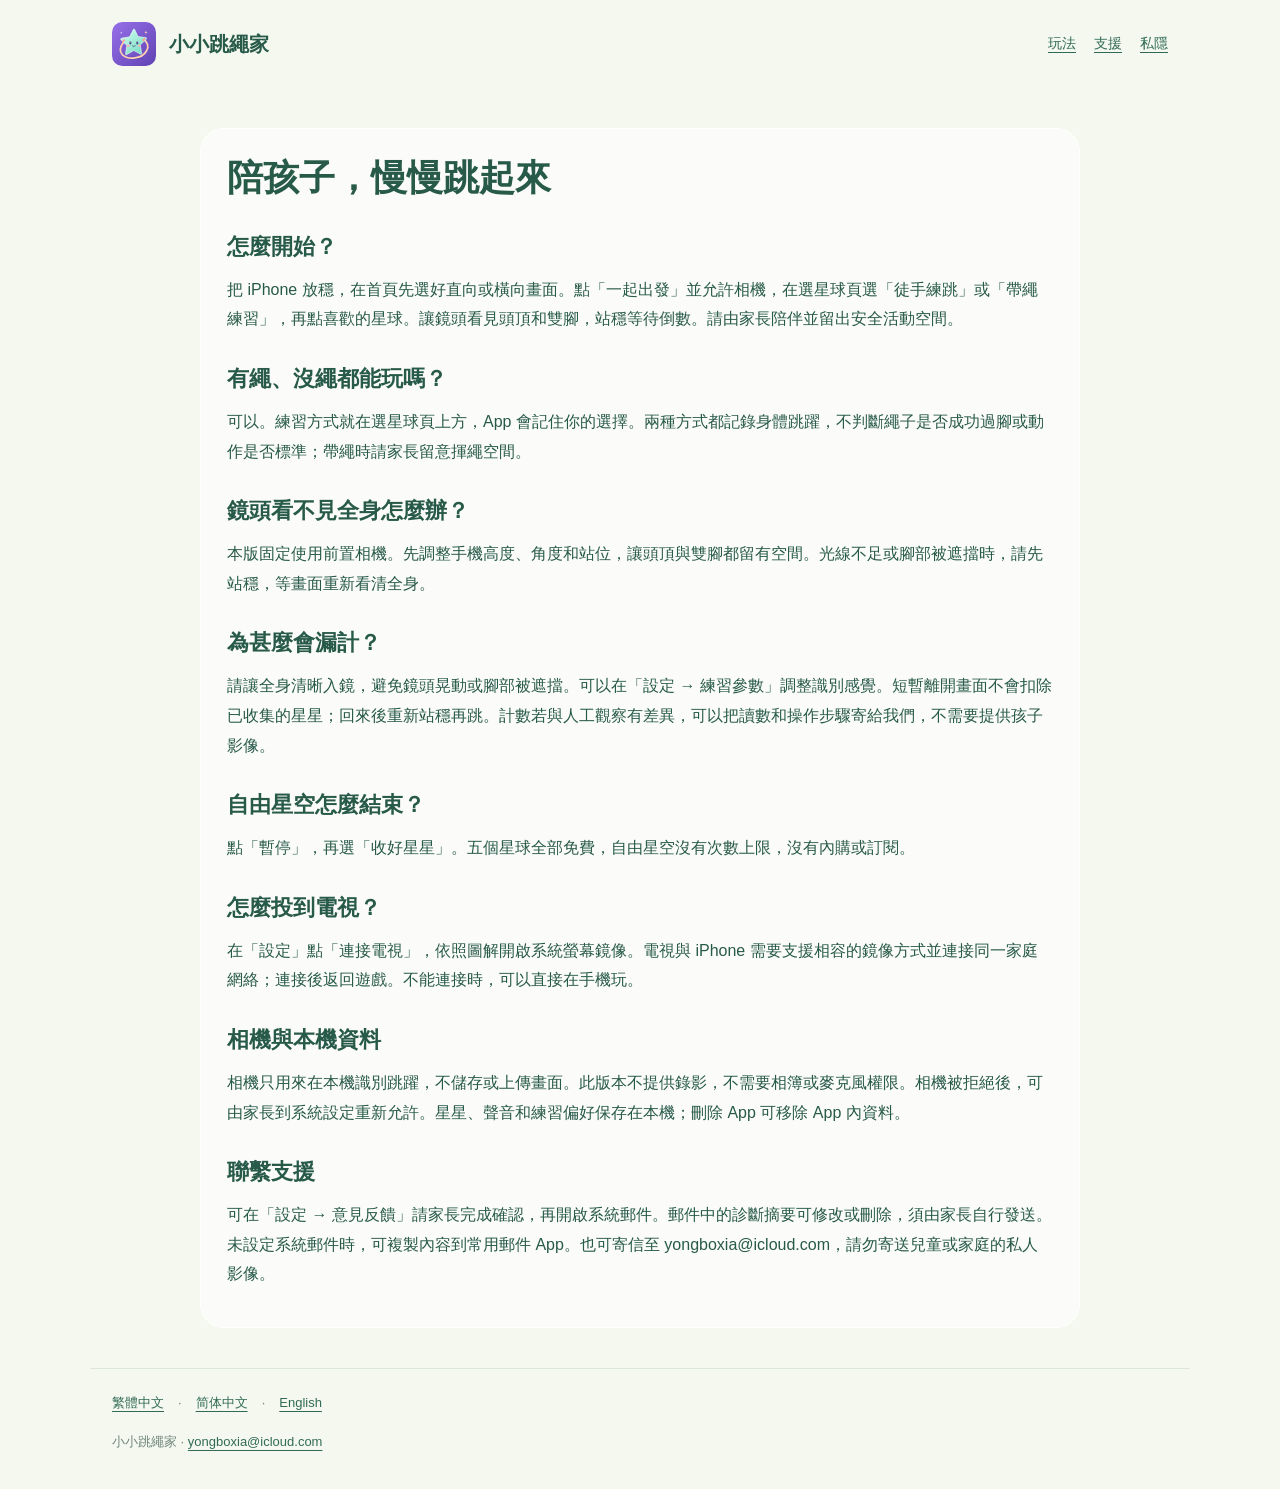
<file: little-rope/support.html>
<!doctype html><html lang="zh-Hant"><head><meta charset="utf-8"><meta name="viewport" content="width=device-width,initial-scale=1"><title>陪孩子，慢慢跳起來 · 小小跳繩家</title><meta name="description" content="和星寶一起，把在家的活動時間變成收集星星的小冒險。不比快慢，休息一下也沒關係。"><link rel="stylesheet" href="style.css"></head><body><header><img src="assets/logo.svg" alt=""><strong>小小跳繩家</strong><nav><a href="index.html">玩法</a><a href="support.html">支援</a><a href="privacy.html">私隱</a></nav></header><main><article><h1>陪孩子，慢慢跳起來</h1><h2>怎麼開始？</h2><p>把 iPhone 放穩，在首頁先選好直向或橫向畫面。點「一起出發」並允許相機，在選星球頁選「徒手練跳」或「帶繩練習」，再點喜歡的星球。讓鏡頭看見頭頂和雙腳，站穩等待倒數。請由家長陪伴並留出安全活動空間。</p><h2>有繩、沒繩都能玩嗎？</h2><p>可以。練習方式就在選星球頁上方，App 會記住你的選擇。兩種方式都記錄身體跳躍，不判斷繩子是否成功過腳或動作是否標準；帶繩時請家長留意揮繩空間。</p><h2>鏡頭看不見全身怎麼辦？</h2><p>本版固定使用前置相機。先調整手機高度、角度和站位，讓頭頂與雙腳都留有空間。光線不足或腳部被遮擋時，請先站穩，等畫面重新看清全身。</p><h2>為甚麼會漏計？</h2><p>請讓全身清晰入鏡，避免鏡頭晃動或腳部被遮擋。可以在「設定 → 練習參數」調整識別感覺。短暫離開畫面不會扣除已收集的星星；回來後重新站穩再跳。計數若與人工觀察有差異，可以把讀數和操作步驟寄給我們，不需要提供孩子影像。</p><h2>自由星空怎麼結束？</h2><p>點「暫停」，再選「收好星星」。五個星球全部免費，自由星空沒有次數上限，沒有內購或訂閱。</p><h2>怎麼投到電視？</h2><p>在「設定」點「連接電視」，依照圖解開啟系統螢幕鏡像。電視與 iPhone 需要支援相容的鏡像方式並連接同一家庭網絡；連接後返回遊戲。不能連接時，可以直接在手機玩。</p><h2>相機與本機資料</h2><p>相機只用來在本機識別跳躍，不儲存或上傳畫面。此版本不提供錄影，不需要相簿或麥克風權限。相機被拒絕後，可由家長到系統設定重新允許。星星、聲音和練習偏好保存在本機；刪除 App 可移除 App 內資料。</p><h2>聯繫支援</h2><p>可在「設定 → 意見反饋」請家長完成確認，再開啟系統郵件。郵件中的診斷摘要可修改或刪除，須由家長自行發送。未設定系統郵件時，可複製內容到常用郵件 App。也可寄信至 yongboxia@icloud.com，請勿寄送兒童或家庭的私人影像。</p></article></main><footer><div class="languages"><a href="support.html" lang="zh-Hant">繁體中文</a> · <a href="zh-Hans/support.html" lang="zh-Hans">简体中文</a> · <a href="en/support.html" lang="en">English</a></div><p>小小跳繩家 · <a href="mailto:yongboxia@icloud.com">yongboxia@icloud.com</a></p></footer></body></html>
</file>
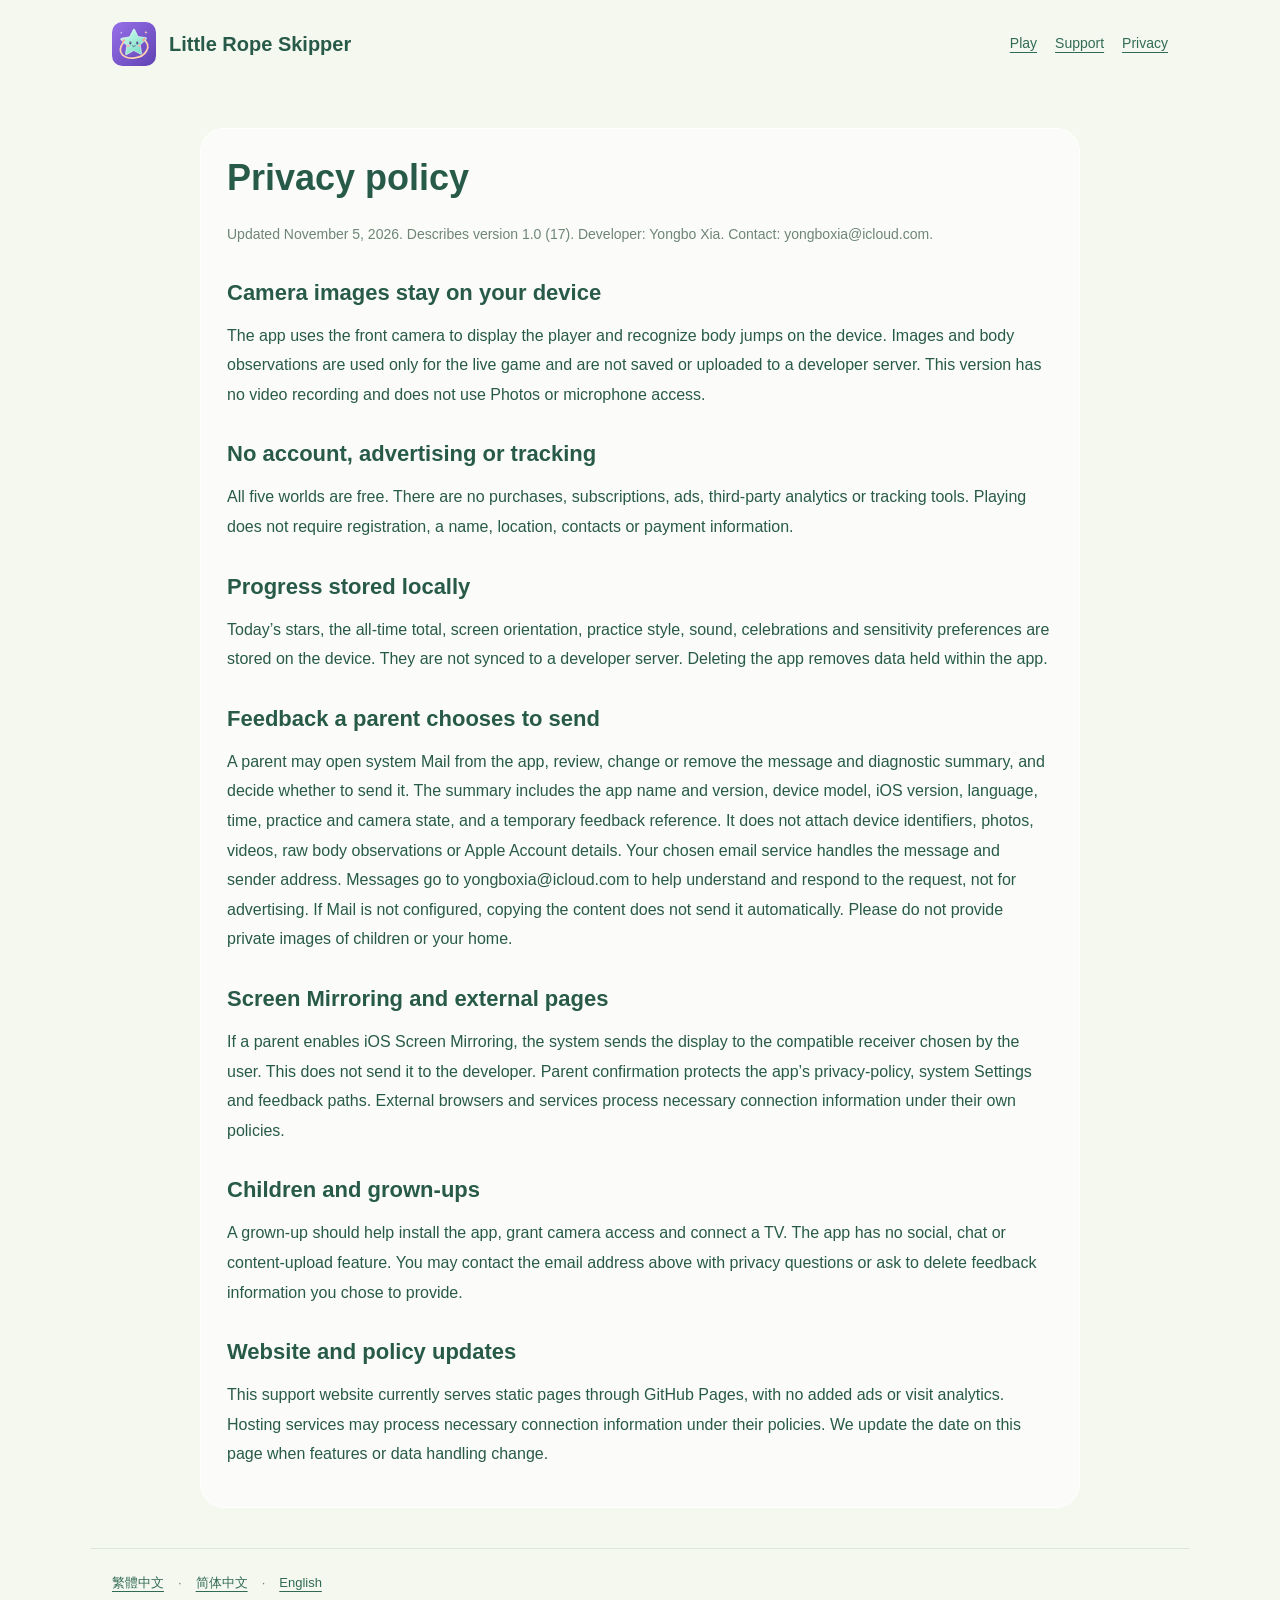
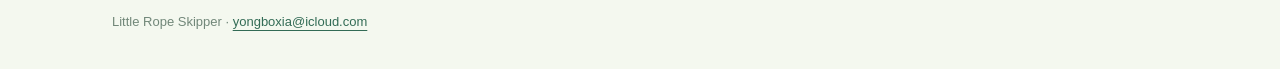
<file: little-rope/en/privacy.html>
<!doctype html><html lang="en"><head><meta charset="utf-8"><meta name="viewport" content="width=device-width,initial-scale=1"><title>Privacy policy · Little Rope Skipper</title><meta name="description" content="Turn a little movement break at home into a star-collecting adventure with Minty. There is no race, and a break is always welcome."><link rel="stylesheet" href="../style.css"></head><body><header><img src="../assets/logo.svg" alt=""><strong>Little Rope Skipper</strong><nav><a href="index.html">Play</a><a href="support.html">Support</a><a href="privacy.html">Privacy</a></nav></header><main><article><h1>Privacy policy</h1><p class="date">Updated November 5, 2026. Describes version 1.0 (17). Developer: Yongbo Xia. Contact: yongboxia@icloud.com.</p><h2>Camera images stay on your device</h2><p>The app uses the front camera to display the player and recognize body jumps on the device. Images and body observations are used only for the live game and are not saved or uploaded to a developer server. This version has no video recording and does not use Photos or microphone access.</p><h2>No account, advertising or tracking</h2><p>All five worlds are free. There are no purchases, subscriptions, ads, third-party analytics or tracking tools. Playing does not require registration, a name, location, contacts or payment information.</p><h2>Progress stored locally</h2><p>Today’s stars, the all-time total, screen orientation, practice style, sound, celebrations and sensitivity preferences are stored on the device. They are not synced to a developer server. Deleting the app removes data held within the app.</p><h2>Feedback a parent chooses to send</h2><p>A parent may open system Mail from the app, review, change or remove the message and diagnostic summary, and decide whether to send it. The summary includes the app name and version, device model, iOS version, language, time, practice and camera state, and a temporary feedback reference. It does not attach device identifiers, photos, videos, raw body observations or Apple Account details. Your chosen email service handles the message and sender address. Messages go to yongboxia@icloud.com to help understand and respond to the request, not for advertising. If Mail is not configured, copying the content does not send it automatically. Please do not provide private images of children or your home.</p><h2>Screen Mirroring and external pages</h2><p>If a parent enables iOS Screen Mirroring, the system sends the display to the compatible receiver chosen by the user. This does not send it to the developer. Parent confirmation protects the app’s privacy-policy, system Settings and feedback paths. External browsers and services process necessary connection information under their own policies.</p><h2>Children and grown-ups</h2><p>A grown-up should help install the app, grant camera access and connect a TV. The app has no social, chat or content-upload feature. You may contact the email address above with privacy questions or ask to delete feedback information you chose to provide.</p><h2>Website and policy updates</h2><p>This support website currently serves static pages through GitHub Pages, with no added ads or visit analytics. Hosting services may process necessary connection information under their policies. We update the date on this page when features or data handling change.</p></article></main><footer><div class="languages"><a href="../privacy.html" lang="zh-Hant">繁體中文</a> · <a href="../zh-Hans/privacy.html" lang="zh-Hans">简体中文</a> · <a href="../en/privacy.html" lang="en">English</a></div><p>Little Rope Skipper · <a href="mailto:yongboxia@icloud.com">yongboxia@icloud.com</a></p></footer></body></html>
</file>
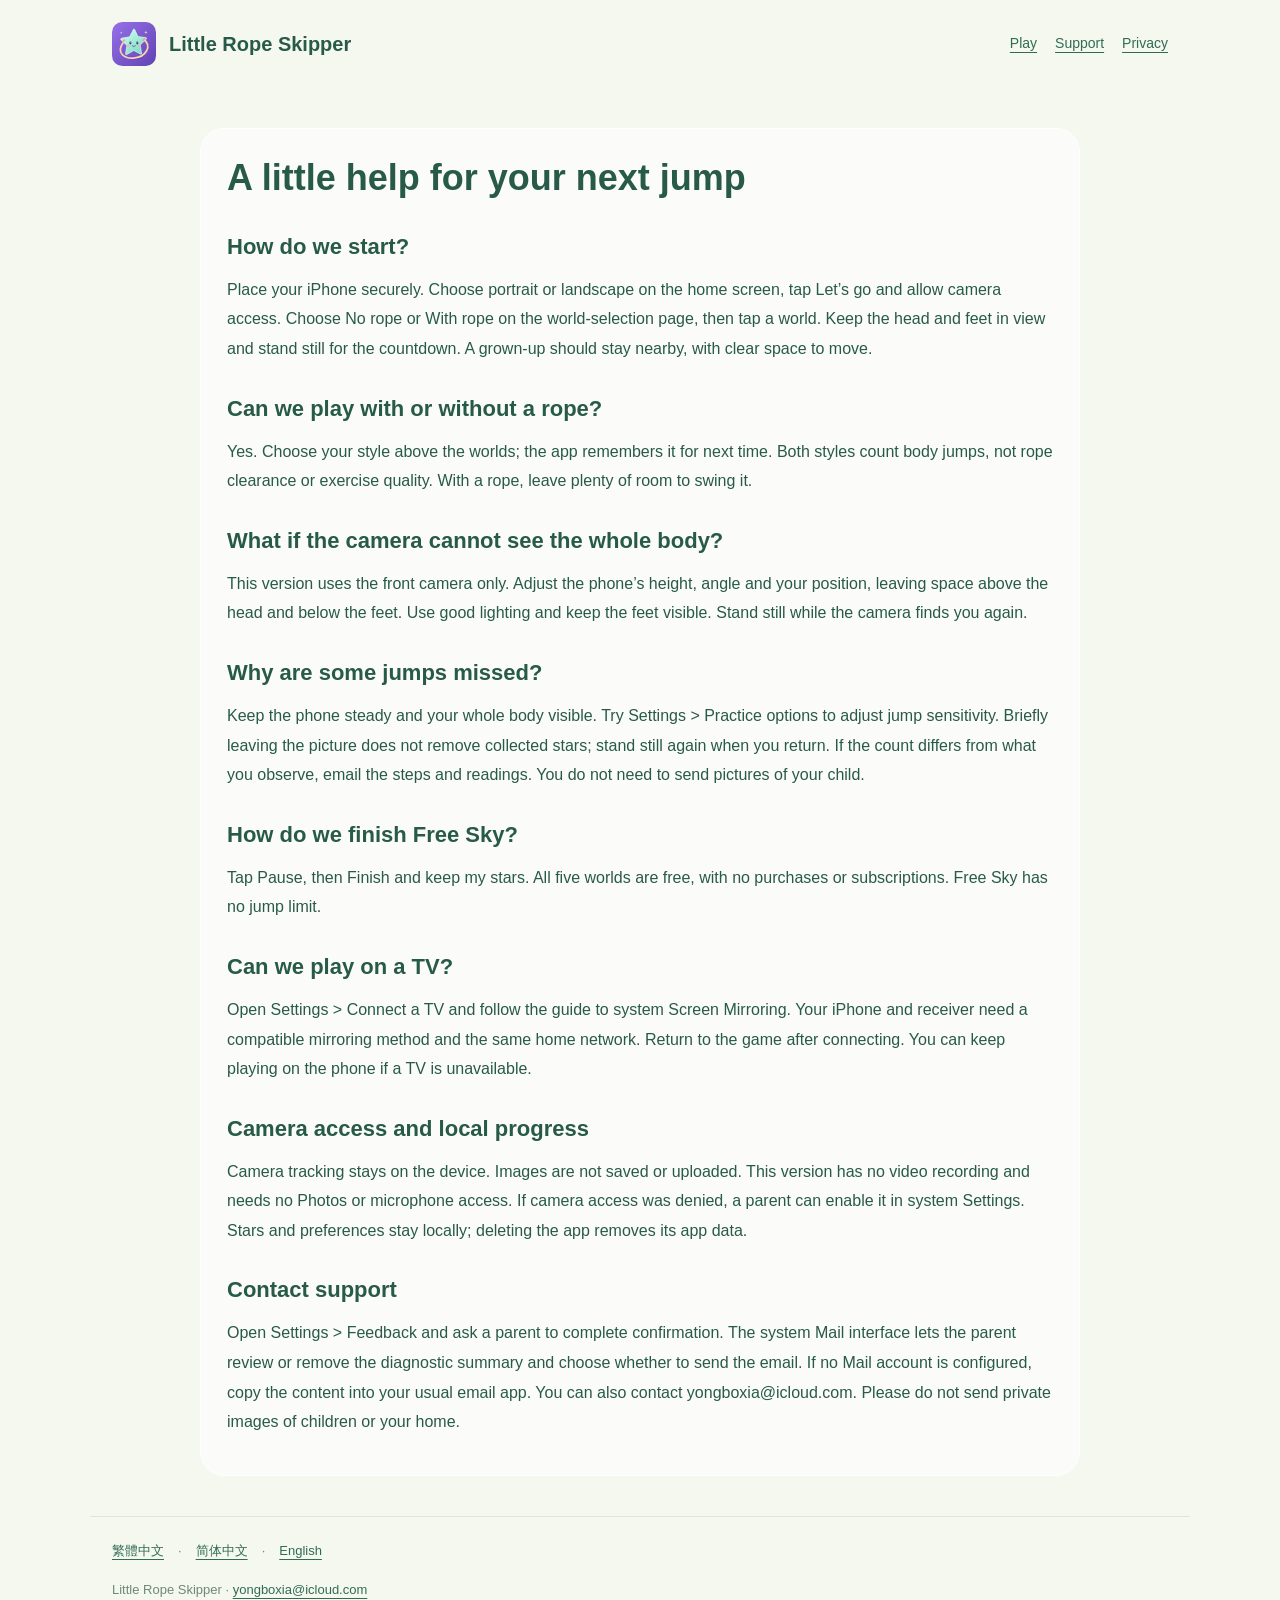
<file: little-rope/en/support.html>
<!doctype html><html lang="en"><head><meta charset="utf-8"><meta name="viewport" content="width=device-width,initial-scale=1"><title>A little help for your next jump · Little Rope Skipper</title><meta name="description" content="Turn a little movement break at home into a star-collecting adventure with Minty. There is no race, and a break is always welcome."><link rel="stylesheet" href="../style.css"></head><body><header><img src="../assets/logo.svg" alt=""><strong>Little Rope Skipper</strong><nav><a href="index.html">Play</a><a href="support.html">Support</a><a href="privacy.html">Privacy</a></nav></header><main><article><h1>A little help for your next jump</h1><h2>How do we start?</h2><p>Place your iPhone securely. Choose portrait or landscape on the home screen, tap Let’s go and allow camera access. Choose No rope or With rope on the world-selection page, then tap a world. Keep the head and feet in view and stand still for the countdown. A grown-up should stay nearby, with clear space to move.</p><h2>Can we play with or without a rope?</h2><p>Yes. Choose your style above the worlds; the app remembers it for next time. Both styles count body jumps, not rope clearance or exercise quality. With a rope, leave plenty of room to swing it.</p><h2>What if the camera cannot see the whole body?</h2><p>This version uses the front camera only. Adjust the phone’s height, angle and your position, leaving space above the head and below the feet. Use good lighting and keep the feet visible. Stand still while the camera finds you again.</p><h2>Why are some jumps missed?</h2><p>Keep the phone steady and your whole body visible. Try Settings > Practice options to adjust jump sensitivity. Briefly leaving the picture does not remove collected stars; stand still again when you return. If the count differs from what you observe, email the steps and readings. You do not need to send pictures of your child.</p><h2>How do we finish Free Sky?</h2><p>Tap Pause, then Finish and keep my stars. All five worlds are free, with no purchases or subscriptions. Free Sky has no jump limit.</p><h2>Can we play on a TV?</h2><p>Open Settings > Connect a TV and follow the guide to system Screen Mirroring. Your iPhone and receiver need a compatible mirroring method and the same home network. Return to the game after connecting. You can keep playing on the phone if a TV is unavailable.</p><h2>Camera access and local progress</h2><p>Camera tracking stays on the device. Images are not saved or uploaded. This version has no video recording and needs no Photos or microphone access. If camera access was denied, a parent can enable it in system Settings. Stars and preferences stay locally; deleting the app removes its app data.</p><h2>Contact support</h2><p>Open Settings > Feedback and ask a parent to complete confirmation. The system Mail interface lets the parent review or remove the diagnostic summary and choose whether to send the email. If no Mail account is configured, copy the content into your usual email app. You can also contact yongboxia@icloud.com. Please do not send private images of children or your home.</p></article></main><footer><div class="languages"><a href="../support.html" lang="zh-Hant">繁體中文</a> · <a href="../zh-Hans/support.html" lang="zh-Hans">简体中文</a> · <a href="../en/support.html" lang="en">English</a></div><p>Little Rope Skipper · <a href="mailto:yongboxia@icloud.com">yongboxia@icloud.com</a></p></footer></body></html>
</file>
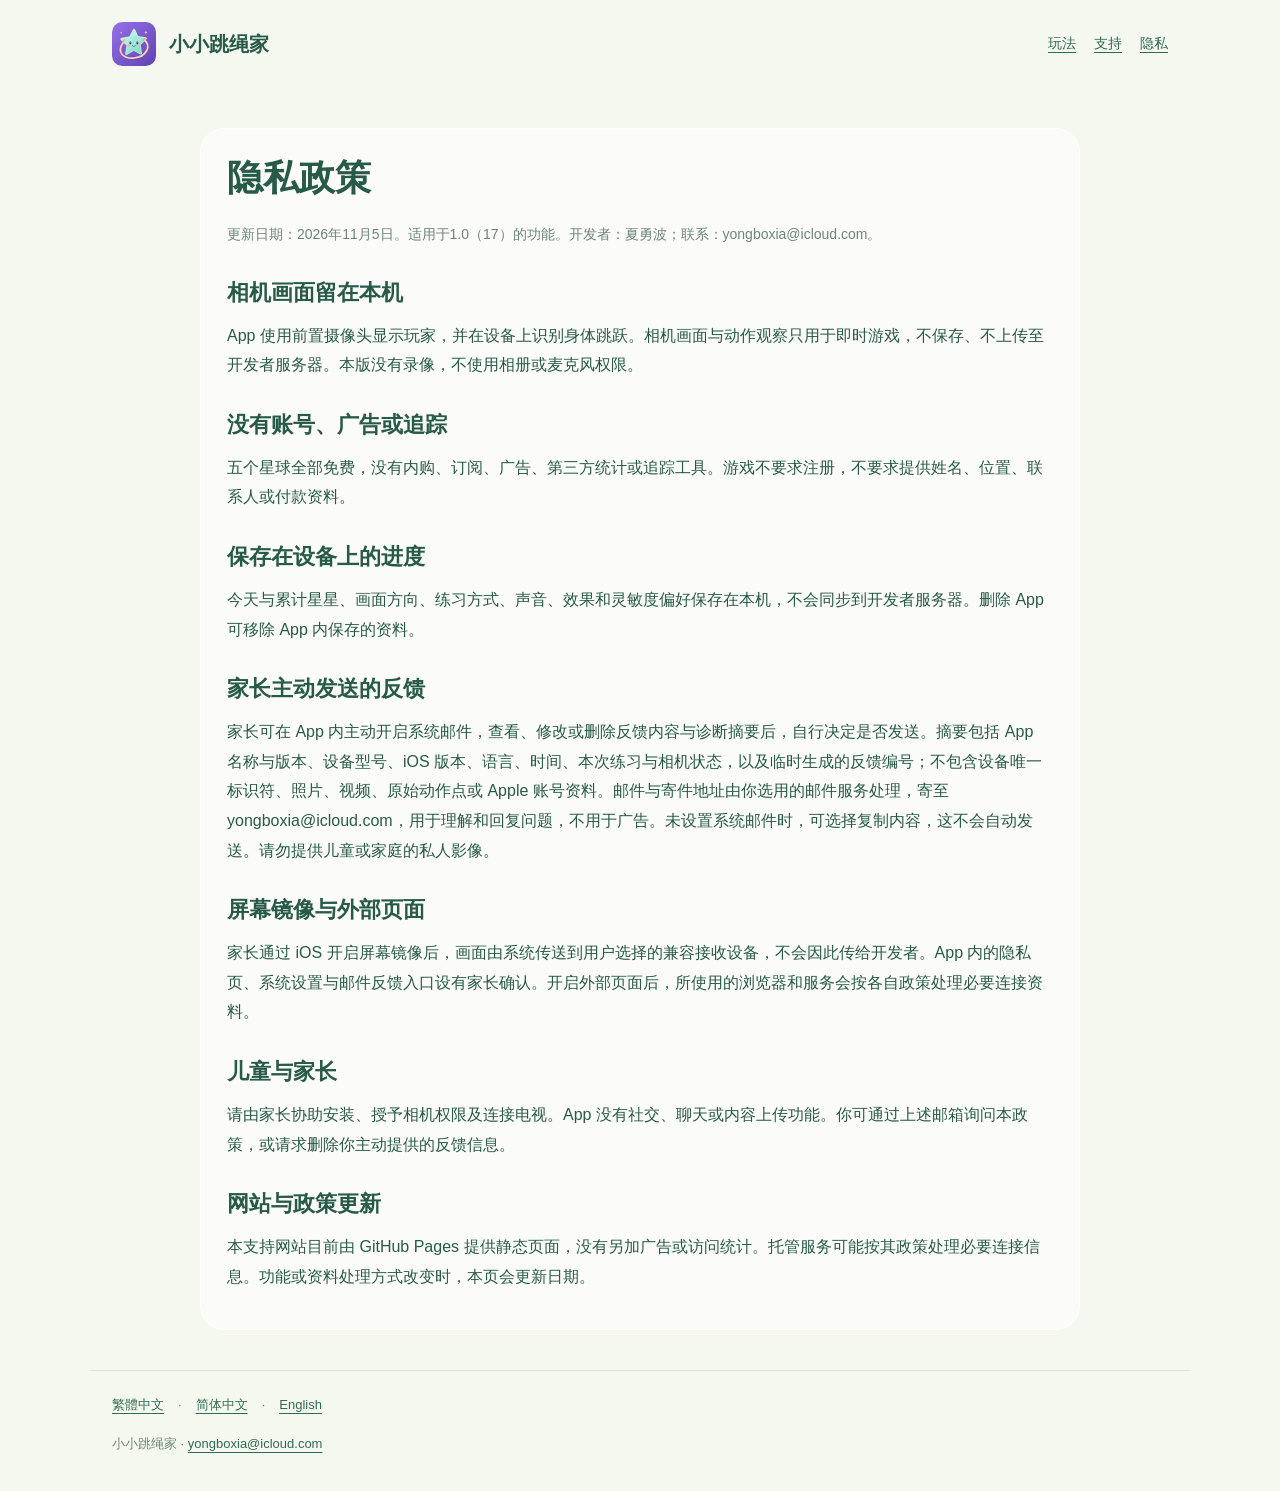
<file: little-rope/zh-Hans/privacy.html>
<!doctype html><html lang="zh-Hans"><head><meta charset="utf-8"><meta name="viewport" content="width=device-width,initial-scale=1"><title>隐私政策 · 小小跳绳家</title><meta name="description" content="和星宝一起，把在家的活动时间变成收集星星的小冒险。不比快慢，休息一下也没关系。"><link rel="stylesheet" href="../style.css"></head><body><header><img src="../assets/logo.svg" alt=""><strong>小小跳绳家</strong><nav><a href="index.html">玩法</a><a href="support.html">支持</a><a href="privacy.html">隐私</a></nav></header><main><article><h1>隐私政策</h1><p class="date">更新日期：2026年11月5日。适用于1.0（17）的功能。开发者：夏勇波；联系：yongboxia@icloud.com。</p><h2>相机画面留在本机</h2><p>App 使用前置摄像头显示玩家，并在设备上识别身体跳跃。相机画面与动作观察只用于即时游戏，不保存、不上传至开发者服务器。本版没有录像，不使用相册或麦克风权限。</p><h2>没有账号、广告或追踪</h2><p>五个星球全部免费，没有内购、订阅、广告、第三方统计或追踪工具。游戏不要求注册，不要求提供姓名、位置、联系人或付款资料。</p><h2>保存在设备上的进度</h2><p>今天与累计星星、画面方向、练习方式、声音、效果和灵敏度偏好保存在本机，不会同步到开发者服务器。删除 App 可移除 App 内保存的资料。</p><h2>家长主动发送的反馈</h2><p>家长可在 App 内主动开启系统邮件，查看、修改或删除反馈内容与诊断摘要后，自行决定是否发送。摘要包括 App 名称与版本、设备型号、iOS 版本、语言、时间、本次练习与相机状态，以及临时生成的反馈编号；不包含设备唯一标识符、照片、视频、原始动作点或 Apple 账号资料。邮件与寄件地址由你选用的邮件服务处理，寄至 yongboxia@icloud.com，用于理解和回复问题，不用于广告。未设置系统邮件时，可选择复制内容，这不会自动发送。请勿提供儿童或家庭的私人影像。</p><h2>屏幕镜像与外部页面</h2><p>家长通过 iOS 开启屏幕镜像后，画面由系统传送到用户选择的兼容接收设备，不会因此传给开发者。App 内的隐私页、系统设置与邮件反馈入口设有家长确认。开启外部页面后，所使用的浏览器和服务会按各自政策处理必要连接资料。</p><h2>儿童与家长</h2><p>请由家长协助安装、授予相机权限及连接电视。App 没有社交、聊天或内容上传功能。你可通过上述邮箱询问本政策，或请求删除你主动提供的反馈信息。</p><h2>网站与政策更新</h2><p>本支持网站目前由 GitHub Pages 提供静态页面，没有另加广告或访问统计。托管服务可能按其政策处理必要连接信息。功能或资料处理方式改变时，本页会更新日期。</p></article></main><footer><div class="languages"><a href="../privacy.html" lang="zh-Hant">繁體中文</a> · <a href="../zh-Hans/privacy.html" lang="zh-Hans">简体中文</a> · <a href="../en/privacy.html" lang="en">English</a></div><p>小小跳绳家 · <a href="mailto:yongboxia@icloud.com">yongboxia@icloud.com</a></p></footer></body></html>
</file>
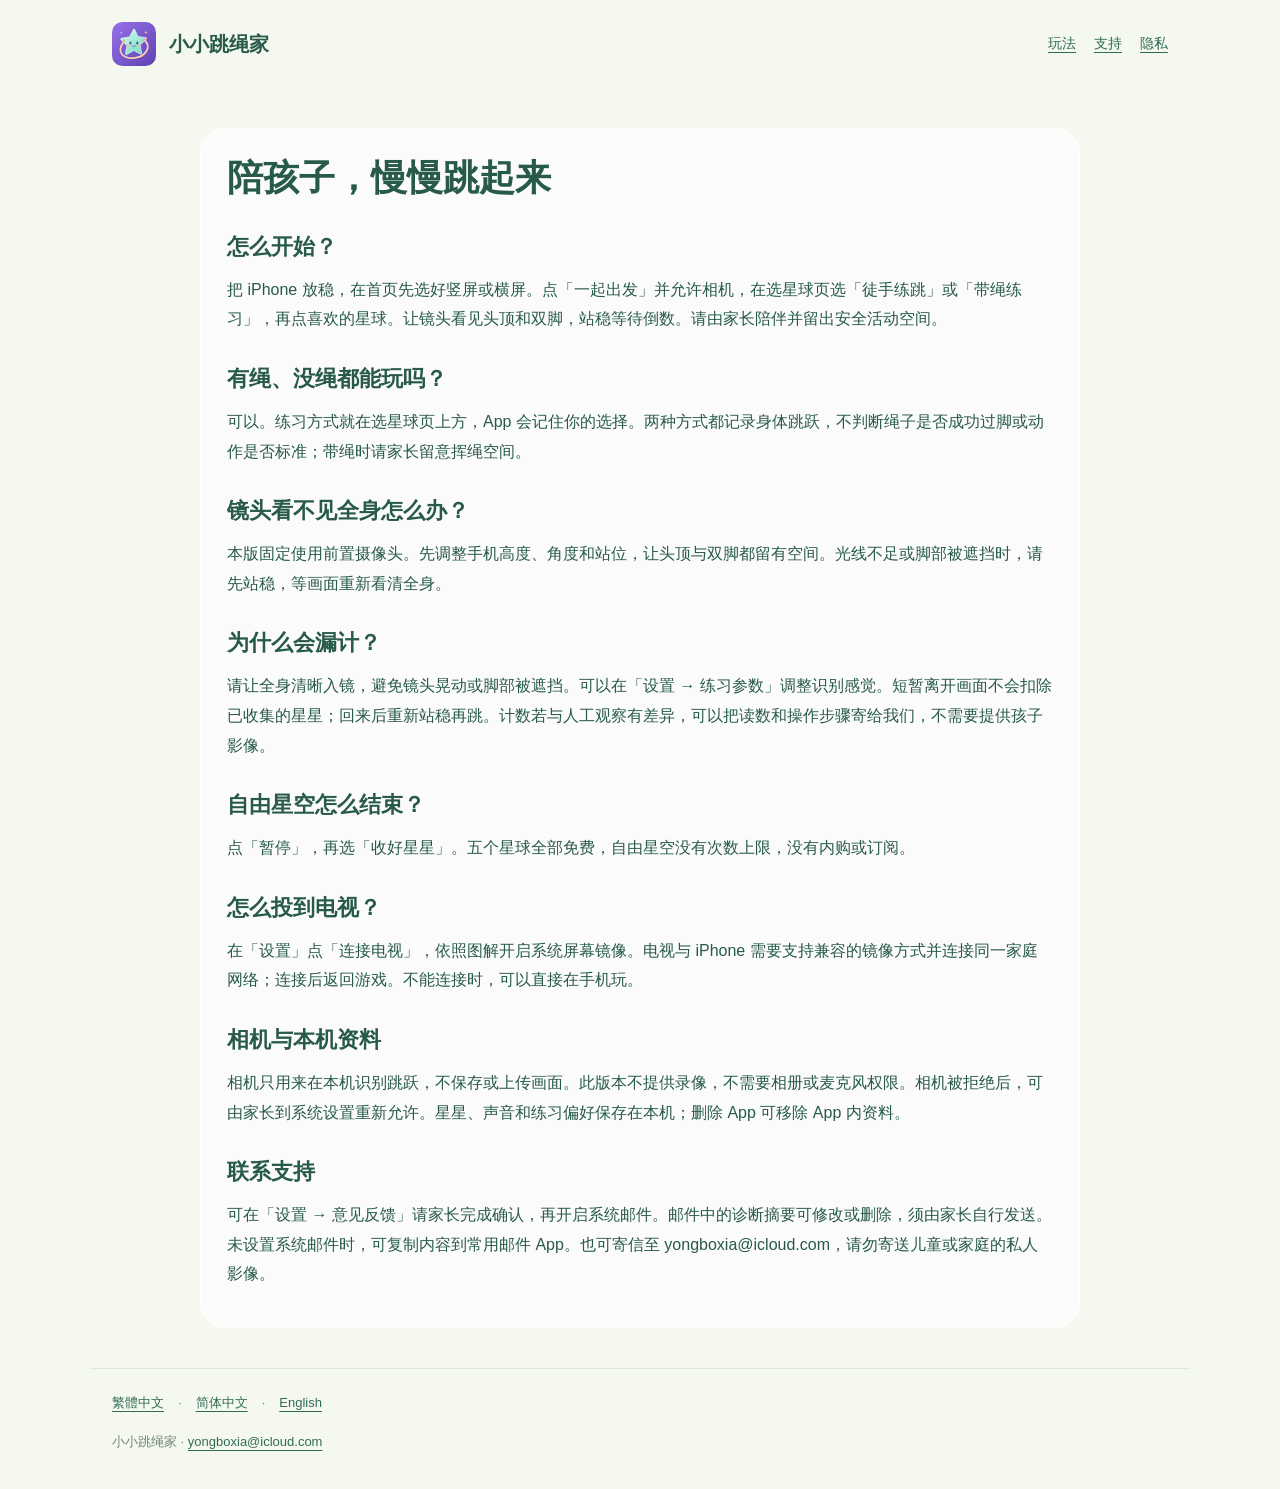
<file: little-rope/zh-Hans/support.html>
<!doctype html><html lang="zh-Hans"><head><meta charset="utf-8"><meta name="viewport" content="width=device-width,initial-scale=1"><title>陪孩子，慢慢跳起来 · 小小跳绳家</title><meta name="description" content="和星宝一起，把在家的活动时间变成收集星星的小冒险。不比快慢，休息一下也没关系。"><link rel="stylesheet" href="../style.css"></head><body><header><img src="../assets/logo.svg" alt=""><strong>小小跳绳家</strong><nav><a href="index.html">玩法</a><a href="support.html">支持</a><a href="privacy.html">隐私</a></nav></header><main><article><h1>陪孩子，慢慢跳起来</h1><h2>怎么开始？</h2><p>把 iPhone 放稳，在首页先选好竖屏或横屏。点「一起出发」并允许相机，在选星球页选「徒手练跳」或「带绳练习」，再点喜欢的星球。让镜头看见头顶和双脚，站稳等待倒数。请由家长陪伴并留出安全活动空间。</p><h2>有绳、没绳都能玩吗？</h2><p>可以。练习方式就在选星球页上方，App 会记住你的选择。两种方式都记录身体跳跃，不判断绳子是否成功过脚或动作是否标准；带绳时请家长留意挥绳空间。</p><h2>镜头看不见全身怎么办？</h2><p>本版固定使用前置摄像头。先调整手机高度、角度和站位，让头顶与双脚都留有空间。光线不足或脚部被遮挡时，请先站稳，等画面重新看清全身。</p><h2>为什么会漏计？</h2><p>请让全身清晰入镜，避免镜头晃动或脚部被遮挡。可以在「设置 → 练习参数」调整识别感觉。短暂离开画面不会扣除已收集的星星；回来后重新站稳再跳。计数若与人工观察有差异，可以把读数和操作步骤寄给我们，不需要提供孩子影像。</p><h2>自由星空怎么结束？</h2><p>点「暂停」，再选「收好星星」。五个星球全部免费，自由星空没有次数上限，没有内购或订阅。</p><h2>怎么投到电视？</h2><p>在「设置」点「连接电视」，依照图解开启系统屏幕镜像。电视与 iPhone 需要支持兼容的镜像方式并连接同一家庭网络；连接后返回游戏。不能连接时，可以直接在手机玩。</p><h2>相机与本机资料</h2><p>相机只用来在本机识别跳跃，不保存或上传画面。此版本不提供录像，不需要相册或麦克风权限。相机被拒绝后，可由家长到系统设置重新允许。星星、声音和练习偏好保存在本机；删除 App 可移除 App 内资料。</p><h2>联系支持</h2><p>可在「设置 → 意见反馈」请家长完成确认，再开启系统邮件。邮件中的诊断摘要可修改或删除，须由家长自行发送。未设置系统邮件时，可复制内容到常用邮件 App。也可寄信至 yongboxia@icloud.com，请勿寄送儿童或家庭的私人影像。</p></article></main><footer><div class="languages"><a href="../support.html" lang="zh-Hant">繁體中文</a> · <a href="../zh-Hans/support.html" lang="zh-Hans">简体中文</a> · <a href="../en/support.html" lang="en">English</a></div><p>小小跳绳家 · <a href="mailto:yongboxia@icloud.com">yongboxia@icloud.com</a></p></footer></body></html>
</file>
<file: style.css>
@charset "UTF-8";
:root{--paper:#fffcf2;--ink:#183f3b;--muted:#61726a;--line:#dbe2d5;--lime:#d8ee82;--peach:#ffb18b;--lavender:#d0c4f7;--blue:#acd9e5;--radius:24px;--serif:"Songti TC","Noto Serif TC",serif}*{box-sizing:border-box}html{scroll-behavior:smooth;scroll-padding-top:100px}body{margin:0;background:var(--paper);color:var(--ink);font-family:-apple-system,BlinkMacSystemFont,"PingFang TC","Noto Sans TC",sans-serif;font-size:16px;line-height:1.75;-webkit-font-smoothing:antialiased}a{color:inherit;text-underline-offset:4px}a:hover{text-decoration-thickness:2px}button,a{-webkit-tap-highlight-color:transparent}a:focus-visible,summary:focus-visible{outline:3px solid #f4774e;outline-offset:5px}.wrap{max-width:1180px;margin:auto;padding:0 36px}.site-header{display:flex;align-items:center;justify-content:space-between;gap:30px;padding:25px 0;border-bottom:1px solid var(--line)}.brand{display:flex;align-items:center;gap:12px;font-size:21px;font-weight:800;letter-spacing:.03em;text-decoration:none;white-space:nowrap}.brand img{width:43px;height:43px;border-radius:12px}.site-nav{display:flex;align-items:center;gap:28px;font-size:14px;font-weight:600}.site-nav a{text-decoration:none}.nav-pill{padding:8px 18px;border:1px solid #183f3b;border-radius:100px}.hero{display:grid;grid-template-columns:1fr 1fr;gap:36px;align-items:center;padding:82px 0 72px}.eyebrow{display:flex;align-items:center;gap:9px;font-size:12px;font-weight:750;letter-spacing:.12em}.eyebrow:before{content:"";width:7px;height:7px;background:#f27850;border-radius:50%}.hero h1{font-size:clamp(44px,5.4vw,68px);font-weight:850;letter-spacing:-.045em;line-height:1.2;margin:20px 0 24px}.hero h1 span{position:relative;display:inline-block;z-index:0}.hero h1 span:after{content:"";position:absolute;z-index:-1;left:-3px;right:-6px;bottom:2px;height:19px;background:var(--lime);border-radius:8px;transform:rotate(-2deg)}.intro{font-size:17px;max-width:400px;color:var(--muted);line-height:1.9;margin:0 0 29px}.actions{display:flex;flex-wrap:wrap;gap:13px}.button{display:inline-flex;align-items:center;justify-content:center;gap:20px;background:var(--ink);color:var(--paper);font-weight:700;border-radius:100px;text-decoration:none;padding:13px 23px}.button:hover{background:#2d5c50}.button.secondary{background:transparent;color:var(--ink);border:1px solid var(--line)}.fine{font-size:12px;color:var(--muted);margin-top:18px}.hero-art{position:relative;padding:25px 0 24px 14px}.spark{position:absolute;font-size:51px;line-height:1;color:#eb8c66;right:-7px;top:-3px;transform:rotate(10deg)}.phone{position:relative;isolation:isolate;overflow:hidden;background:#c5e6d9;border:8px solid #23443e;border-radius:36px;aspect-ratio:1.36;box-shadow:13px 17px 0 #e4e8cd;transform:rotate(-3deg)}.phone:before{content:"";position:absolute;inset:0;background:linear-gradient(130deg,#d8eddf,#a5d2c5)}.phone-top{position:relative;display:flex;justify-content:space-between;align-items:center;font-size:11px;font-weight:700;padding:17px 20px}.mini-stars{color:#315b46;letter-spacing:3px}.mini-equation{position:relative;margin:8px 0 0;text-align:center;font-size:42px;line-height:1.25;font-weight:850;letter-spacing:.04em}.person{position:absolute;bottom:36px;left:36%;width:31%;height:54%;opacity:.75}.person-head{width:70px;height:75px;margin:0 auto;border-radius:45% 45% 48% 48%;background:#f5c6a5;border-top:18px solid #446e59}.person-shirt{width:100%;height:140px;margin-top:5px;border-radius:70px 70px 0 0;background:#f7e8b2}.answers{position:absolute;bottom:25px;left:8%;right:8%;display:flex;align-items:center;justify-content:space-between;gap:12px}.answer{display:grid;place-items:center;flex:1;aspect-ratio:1.1;border-radius:20px;background:#fff3d5;color:var(--ink);font-size:35px;font-weight:800;border:2px solid #ffffffaa;box-shadow:0 5px 0 #7b998b55}.answer:nth-child(2){background:var(--lime);transform:translateY(-8px)}.answer:nth-child(3){background:var(--lavender)}.selection{position:absolute;inset:2px;border:4px solid #fffefa;border-radius:16px;border-right-color:#ffffff44;border-bottom-color:#ffffff44}.finger{position:absolute;width:30%;height:auto;bottom:50px;right:17px;filter:drop-shadow(0 3px 0 #28463d44);transform:rotate(-13deg)}.art-caption{text-align:right;font-size:10px;letter-spacing:.05em;color:var(--muted);margin-top:31px}.float-label{position:absolute;left:-2px;bottom:4px;z-index:4;background:var(--peach);padding:9px 17px;border:1px solid #183f3b33;box-shadow:0 5px 0 #ebd6b2;border-radius:14px;transform:rotate(4deg);font-size:13px;font-weight:750}.facts{display:grid;grid-template-columns:repeat(4,1fr);border-top:1px solid var(--line);border-bottom:1px solid var(--line);padding:25px 0;margin-bottom:75px}.fact{padding:0 22px;border-left:1px solid var(--line)}.fact:first-child{padding-left:0;border-left:0}.fact strong{display:block;font-size:23px;line-height:1.3}.fact span{font-size:12px;color:var(--muted)}.section-heading{display:flex;justify-content:space-between;align-items:flex-end;gap:24px;margin:0 0 31px}.kicker{font-size:11px;letter-spacing:.15em;font-weight:750;color:var(--muted);margin-bottom:7px}.section-heading h2,.family h2{font-size:36px;letter-spacing:-.04em;line-height:1.3;margin:0}.section-heading p{max-width:350px;font-size:14px;color:var(--muted);margin:0}.how{padding-bottom:80px}.steps{display:grid;grid-template-columns:repeat(3,1fr);gap:33px}.step{position:relative;border-top:2px solid var(--ink);padding-top:23px}.step-number{font-family:var(--serif);font-size:44px;font-style:italic;line-height:1;color:#a2b3a1}.step h3{font-size:20px;margin:16px 0 9px}.step p{font-size:14px;color:var(--muted);margin:0;max-width:290px}.step small{display:inline-block;margin-top:15px;padding:3px 10px;border-radius:100px;background:#ecefde;font-size:11px}.levels-section{background:#edf1df;padding:65px 0 67px;border-top:1px solid var(--line);border-bottom:1px solid var(--line)}.level-list{display:grid;grid-template-columns:repeat(4,1fr);gap:13px}.level{border:1px solid #183f3b1f;background:#fffcf2;border-radius:18px;min-height:147px;padding:19px 20px}.level:nth-child(4n+2){background:#f9dfcd}.level:nth-child(4n+3){background:#d4e8ec}.level:nth-child(4n+4){background:#e4dff3}.level .level-top{display:flex;justify-content:space-between;font-size:10px;letter-spacing:.05em;font-weight:700;color:#53665e}.level .operator{font-size:28px;line-height:1;color:#486b52}.level h3{font-size:18px;margin:15px 0 3px}.level p{margin:0;font-size:12px;color:var(--muted)}.level-note{font-size:12px;color:var(--muted);margin:22px 0 0}.family{display:grid;grid-template-columns:.9fr 1.1fr;gap:70px;padding:80px 0}.family p{font-size:14px;color:var(--muted)}.family .big-note{font-size:18px;line-height:1.8;color:var(--ink);margin-top:23px}.privacy-list{list-style:none;padding:0;margin:0}.privacy-list li{display:flex;gap:15px;padding:15px 0;border-bottom:1px solid var(--line)}.privacy-list li:first-child{padding-top:0}.tick{display:grid;place-items:center;flex:0 0 27px;height:27px;border-radius:50%;background:var(--lime);font-size:14px;font-weight:800;margin-top:2px}.privacy-list strong{display:block;font-size:16px}.privacy-list small{display:block;font-size:13px;line-height:1.65;color:var(--muted);margin-top:3px}.parent-links{display:flex;gap:24px;font-size:13px;margin-top:22px}.closing{display:flex;align-items:center;justify-content:space-between;gap:35px;border-radius:25px;background:var(--ink);color:var(--paper);padding:30px 38px;margin:0 0 60px}.closing h2{font-size:23px;margin:0 0 4px;line-height:1.5}.closing p{font-size:13px;color:#dce6d4;margin:0}.closing .button{color:var(--ink);background:var(--lime);white-space:nowrap}.site-footer{display:flex;justify-content:space-between;gap:20px;border-top:1px solid var(--line);padding:27px 0 32px;font-size:11px;color:var(--muted)}.site-footer nav{display:flex;gap:19px}.site-footer a{text-decoration:none}.doc{max-width:780px;margin:0 auto;padding:62px 0 76px}.doc h1{font-size:43px;letter-spacing:-.035em;line-height:1.3;margin:17px 0 18px}.doc .lede{font-size:17px;color:var(--muted);line-height:1.85;margin-bottom:34px}.doc .stamp{font-size:12px;color:var(--muted);margin:0 0 34px}.doc h2{font-size:23px;line-height:1.4;margin:38px 0 13px}.doc p,.doc li{font-size:15px;color:#50645a;line-height:1.9}.doc ul,.doc ol{padding-left:23px}.doc strong{color:var(--ink)}.doc a{overflow-wrap:anywhere}.note{background:#edf1df;border:1px solid #dde5ca;padding:20px 23px;border-radius:17px;margin:25px 0}.note p{margin:0}.contact-box{border:1px solid var(--line);border-radius:20px;padding:25px 27px;margin:32px 0}.contact-box .email{display:inline-block;font-size:21px;font-weight:750;margin:8px 0}.faq{border-top:1px solid var(--line)}.faq details{border-bottom:1px solid var(--line);padding:21px 0}.faq summary{cursor:pointer;list-style:none;font-weight:750;font-size:18px;display:flex;justify-content:space-between;gap:18px}.faq summary::-webkit-details-marker{display:none}.faq summary:after{content:"+";font-size:24px;line-height:1;color:#6d8678}.faq details[open] summary:after{content:"−"}.faq details p{margin:15px 0 3px}.site-note{font-size:11px!important;color:var(--muted)!important}@media(max-width:900px){.hero{gap:25px;padding:62px 0}.hero h1{font-size:48px}.mini-equation{font-size:35px}.phone-top{font-size:9px;padding:13px}.answer{font-size:27px;border-radius:15px}.person-head{width:54px;height:62px}.person{bottom:24px}.level-list{grid-template-columns:repeat(2,1fr)}.family{gap:38px}.site-nav{gap:20px}.brand{font-size:18px}.wrap{padding:0 25px}}@media(max-width:640px){.wrap{padding:0 22px}.site-header{padding:19px 0}.brand{font-size:17px;gap:9px}.brand img{width:36px;height:36px}.site-nav{gap:16px;font-size:12px}.site-nav .desktop-link{display:none}.nav-pill{padding:6px 12px}.hero{grid-template-columns:1fr;padding:44px 0 33px;gap:26px}.hero h1{font-size:48px;max-width:360px;margin-top:17px}.intro{font-size:15px;max-width:350px}.hero-art{padding:14px 10px 22px 5px;margin:0 8px}.phone{aspect-ratio:1.47;border-width:7px;box-shadow:10px 12px 0 #e4e8cd}.mini-equation{font-size:39px}.phone-top{padding:14px 18px;font-size:10px}.person{bottom:32px}.answer{font-size:31px}.art-caption{margin-top:25px;font-size:9px}.float-label{bottom:9px;left:-8px;font-size:12px;padding:7px 12px}.facts{grid-template-columns:repeat(2,1fr);gap:22px 0;padding:24px 0;margin-bottom:45px}.fact{padding:0 16px}.fact:nth-child(3){border-left:0;padding-left:0}.fact strong{font-size:22px}.section-heading{display:block;margin-bottom:26px}.section-heading h2,.family h2{font-size:29px}.section-heading p{margin-top:13px;font-size:13px}.steps{grid-template-columns:1fr;gap:25px}.step{display:grid;grid-template-columns:43px 1fr;column-gap:17px;padding-top:20px}.step-number{grid-row:span 3;font-size:34px;margin-top:6px}.step h3{margin:0 0 6px;font-size:19px}.step p{max-width:none;font-size:13px}.step small{justify-self:start;margin-top:10px}.how{padding-bottom:45px}.levels-section{padding:44px 0}.level-list{gap:10px}.level{padding:15px 13px;min-height:135px}.level h3{font-size:16px;margin-top:14px}.level p{font-size:11px}.family{grid-template-columns:1fr;gap:30px;padding:46px 0}.family .big-note{font-size:16px;margin-bottom:0}.privacy-list strong{font-size:15px}.closing{display:block;padding:25px;margin-bottom:40px}.closing h2{font-size:21px}.closing p{font-size:12px}.closing .button{margin-top:18px;font-size:13px;padding:10px 17px}.site-footer{flex-direction:column;gap:10px;padding:23px 0}.doc{padding:40px 0 48px}.doc h1{font-size:35px;margin:14px 0}.doc .lede{font-size:15px}.doc h2{font-size:21px}.doc p,.doc li{font-size:14px}.faq summary{font-size:16px}.contact-box{padding:21px}.contact-box .email{font-size:19px}.note{padding:18px}.spark{font-size:40px;right:-10px}}@media(prefers-reduced-motion:reduce){html{scroll-behavior:auto}}
:root .mini-equation{z-index:2}:root .finger{right:32%;bottom:-20%;transform-origin:40% 15%}@media(max-width:640px){:root .person{height:40%;bottom:18px}:root .person-head{width:42px;height:46px;border-top-width:12px}}
</file>
<file: little-rope/style.css>
*{box-sizing:border-box}html{scroll-behavior:smooth}body{margin:0;background:#f4f8ef;color:#285a49;font:16px/1.85 -apple-system,BlinkMacSystemFont,"PingFang SC",sans-serif}a{color:#326b55;text-underline-offset:4px}header,main,footer{max-width:1100px;margin:auto;padding:22px}header{display:flex;align-items:center;gap:13px}header img{width:44px;height:44px}header strong{font-size:20px}nav{margin-left:auto;display:flex;flex-wrap:wrap;gap:18px;font-size:14px}.hero{display:grid;grid-template-columns:1.05fr 1fr;align-items:center;gap:24px;padding:35px 0}.hero h1{font-size:clamp(34px,5vw,58px);line-height:1.25;margin:12px 0 22px}.hero>img{width:100%;max-width:400px;justify-self:center}.eyebrow{color:#698574;font-weight:700}.note,.date{font-size:14px;color:#6e8577}.cta{display:inline-block;background:#397f65;color:white;padding:12px 24px;border-radius:16px;text-decoration:none;font-weight:700}.grid{display:grid;grid-template-columns:repeat(3,1fr);gap:18px;margin:28px 0}.card,article{border:1px solid #fff;border-radius:24px;background:#ffffffad;padding:26px}.card h2{font-size:21px;margin:0 0 12px}.card p{margin:0;color:#587565}article{max-width:880px;margin:18px auto}article h1{font-size:36px;line-height:1.3;margin:0 0 20px}article h2{font-size:22px;line-height:1.5;margin:28px 0 12px}article p{margin:12px 0}footer{font-size:13px;color:#718779;border-top:1px solid #dce6d9}.languages{display:flex;gap:14px;flex-wrap:wrap;font-size:13px;margin-bottom:15px}.tag{display:inline-block;background:#e2eddf;padding:5px 13px;border-radius:20px;font-size:13px}@media(max-width:700px){body{font-size:15px}header{flex-wrap:wrap;padding:16px}header strong{font-size:18px}nav{gap:15px}.hero{grid-template-columns:1fr;gap:12px;padding:15px 0}.hero>img{width:64%;grid-row:1;max-width:260px}.hero h1{font-size:36px}.grid{grid-template-columns:1fr;gap:12px}.card{padding:23px}main{padding:16px}article{padding:22px}article h1{font-size:29px}article h2{font-size:20px}}
</file>
